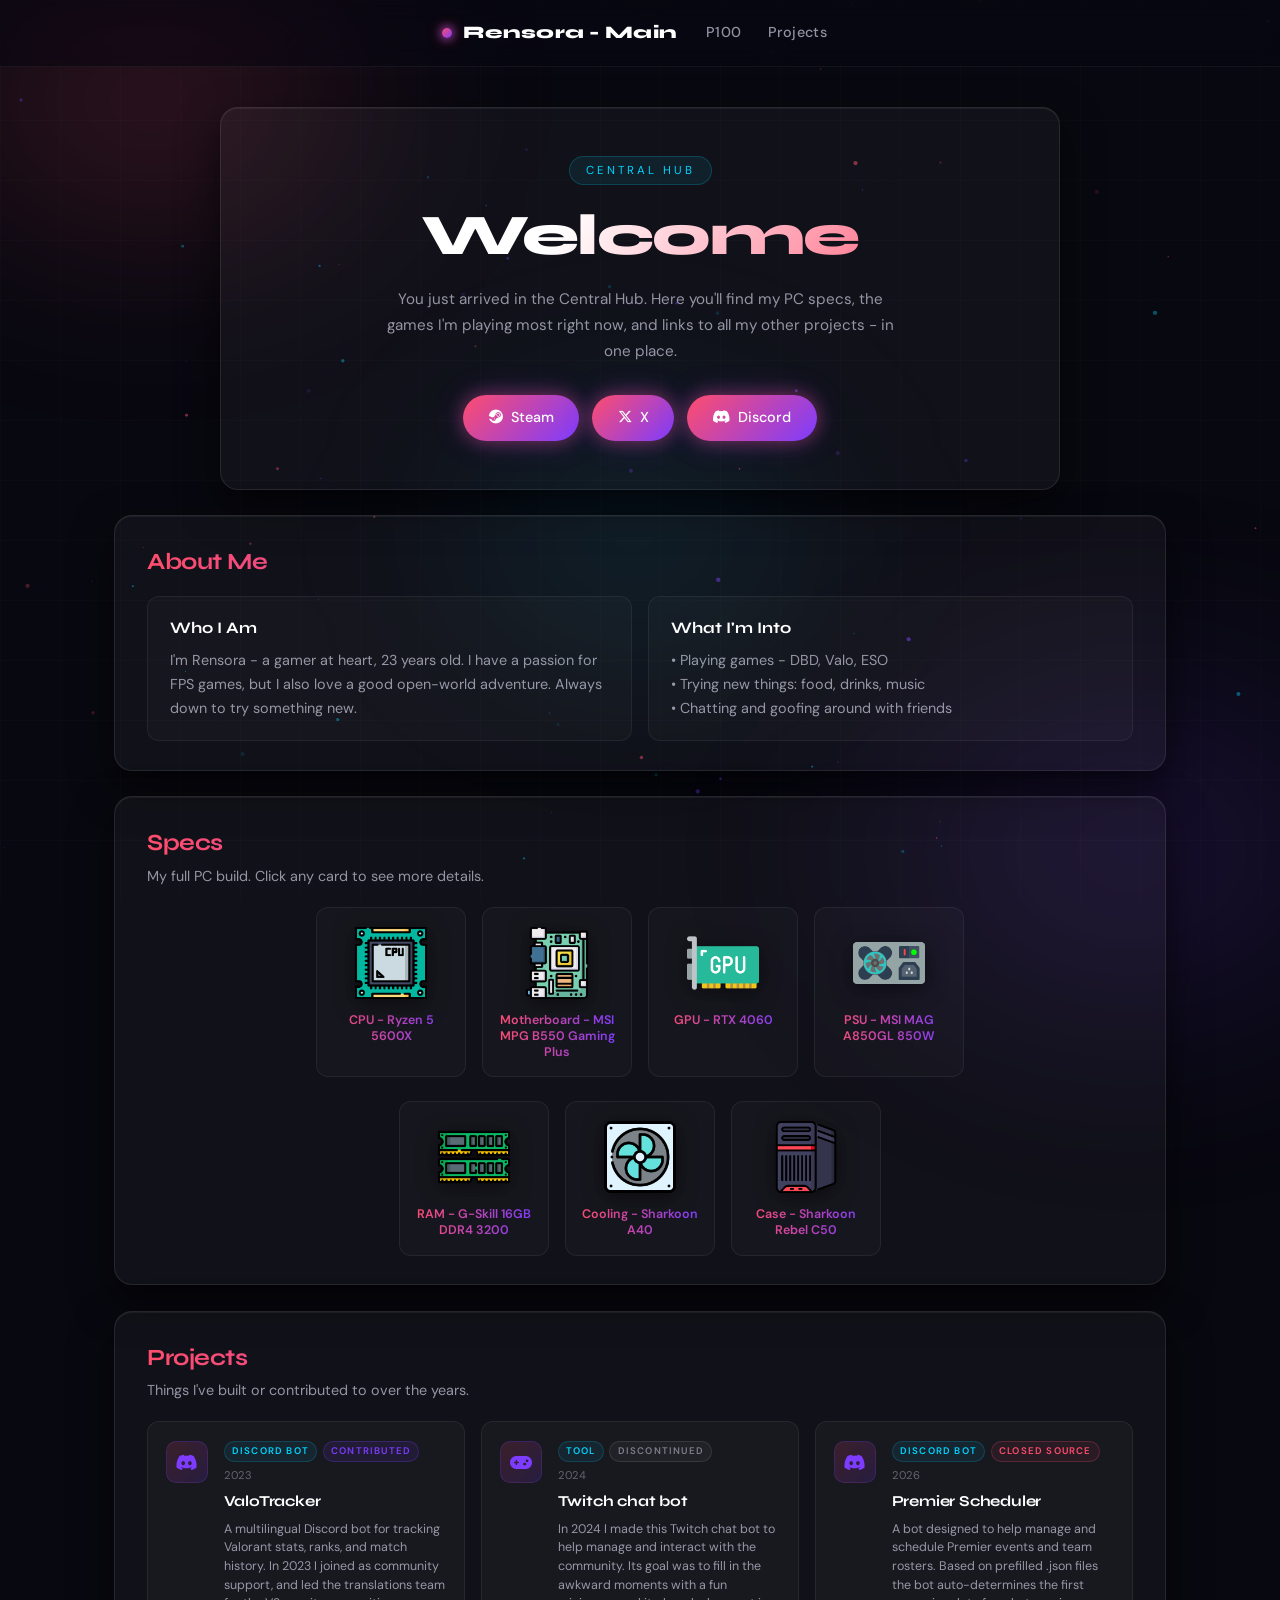
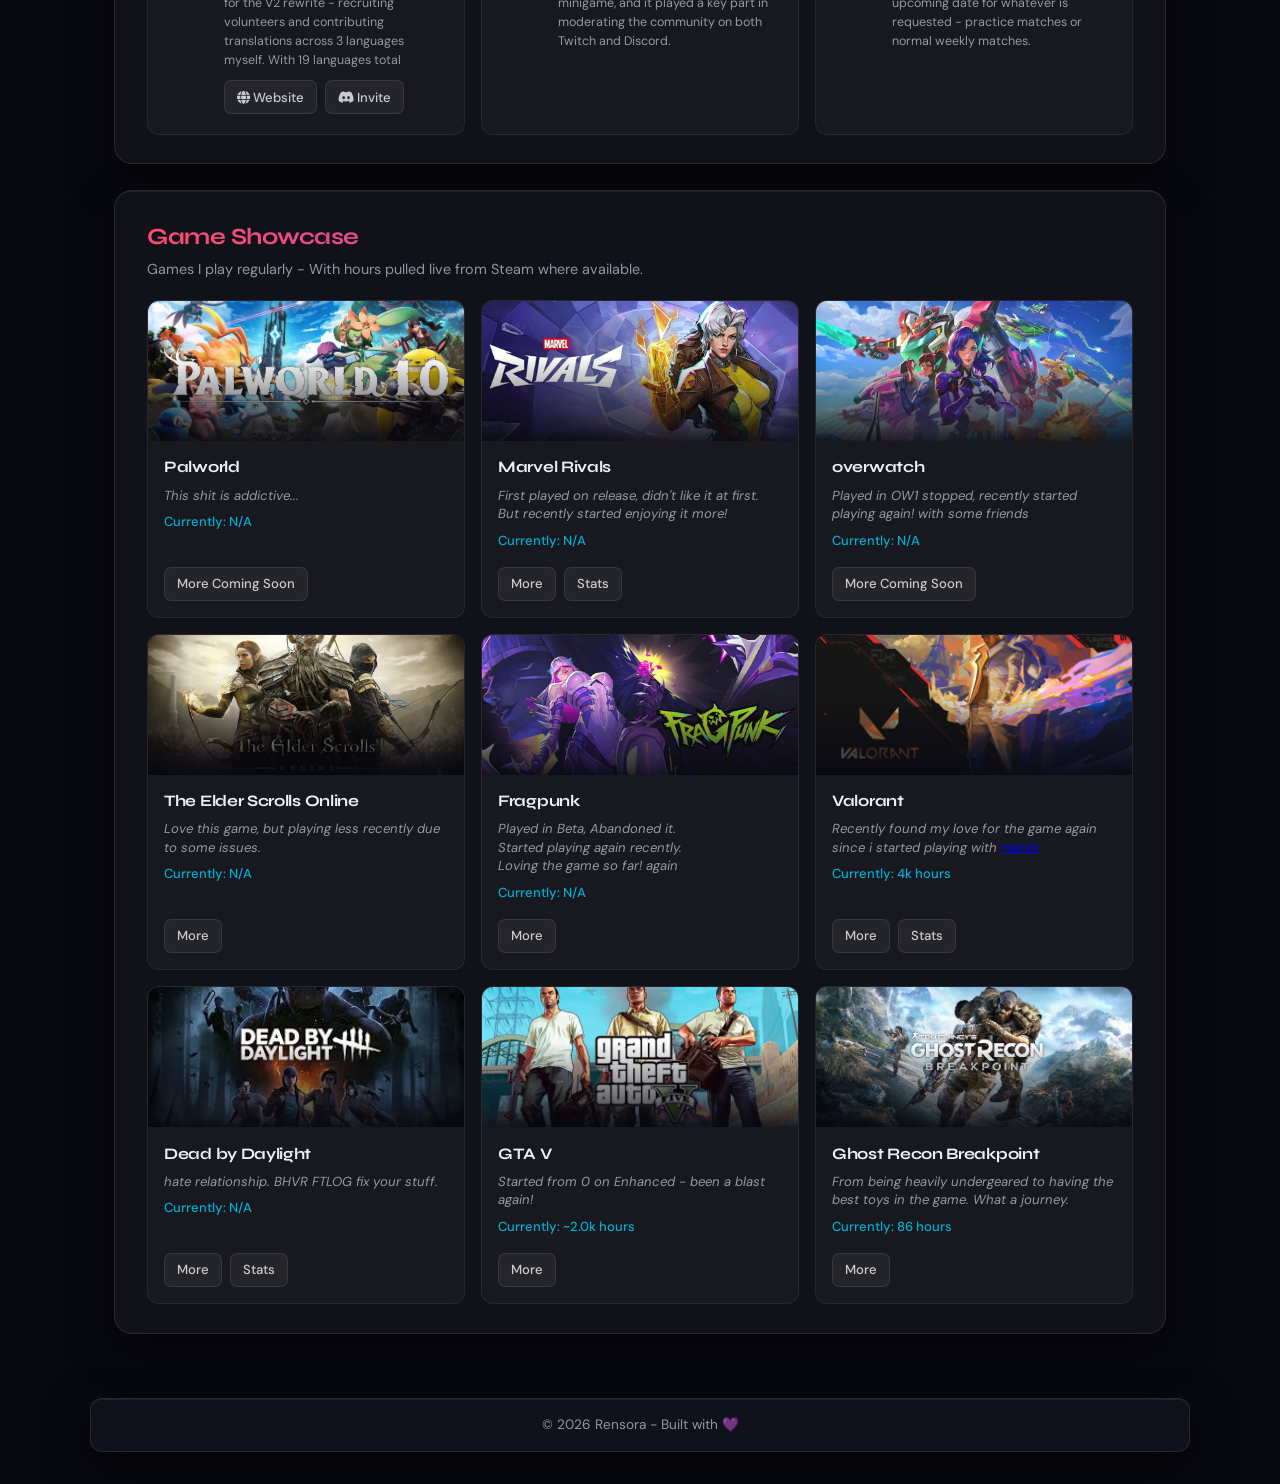
<file: index.html>
<!DOCTYPE html>
<html lang="en">
<head>
  <meta charset="utf-8" />
  <meta name="viewport" content="width=device-width,initial-scale=1" />
  <title>Rensora's Central Hub</title>
  <link rel="icon" type="image/x-icon" href="../assets/favicon.ico" />
  <link rel="preconnect" href="https://fonts.googleapis.com">
  <link rel="preconnect" href="https://fonts.gstatic.com" crossorigin>
  <link rel="stylesheet" href="styles/style.css" />
  <link href="https://fonts.googleapis.com/css2?family=Syne:wght@400;600;700;800&family=DM+Sans:ital,opsz,wght@0,9..40,300;0,9..40,400;0,9..40,500;1,9..40,300&display=swap" rel="stylesheet">
  <link rel="stylesheet" href="https://cdnjs.cloudflare.com/ajax/libs/font-awesome/6.5.0/css/all.min.css" crossorigin="anonymous" referrerpolicy="no-referrer" />

  <!-- General metadata -->
  <meta name="title" content="Rensora's Central Hub" />
  <meta name="description" content="All of Rensora's P100s, showcased in one place." />
  <meta name="author" content="Rensora" />
  <meta name="theme-color" content="#ff0055" />
  <meta name="robots" content="index, follow" />
  <meta property="og:type" content="website" />
  <meta property="og:title" content="Rensora's Central Hub" />
  <meta property="og:description" content="The central hub for all of Rensora's projects." />
  <meta property="og:image" content="https://i.imgur.com/4tS7i7T.jpeg" />
  <meta property="og:url" content="https://rensoraa.github.io" />
  <meta name="twitter:card" content="summary_large_image" />
</head>
<body>

  <!-- ── LOADER ── -->
  <div id="loader">
    <div class="loader-particles" id="loaderParticles"></div>
    <div class="loader-logo">Rensora</div>
    <div class="loader-bar-wrap">
      <div class="loader-bar"></div>
    </div>
    <div class="loader-text">Loading Hub</div>
  </div>

  <!-- ── BACKGROUND ── -->
  <div class="aurora aurora-1"></div>
  <div class="aurora aurora-2"></div>
  <div class="aurora aurora-3"></div>
  <div class="grid-overlay"></div>
  <canvas id="bg-canvas"></canvas>

  <!-- ── HEADER ── -->
  <header class="site-header">
    <div class="nav-inner">
      <a class="brand" href="index.html">
        <span class="brand-dot"></span>
        Rensora - Main
      </a>
      <nav class="menu">
        <a class="menu-link" href="p100">P100</a>
        <a class="menu-link" href="#projects">Projects</a>
      </nav>
    </div>
  </header>

  <!-- ── MAIN ── -->
  <main class="page-wrap">

    <!-- Hero -->
    <section class="hero">
      <div class="glass card-hero">
        <span class="hero-tag">Central Hub</span>
        <h1 class="glossy-title">Welcome</h1>
        <p class="desc">You just arrived in the Central Hub. Here you'll find my PC specs, the games I'm playing most right now, and links to all my other projects - in one place.</p>
        <div class="button-row">
          <a class="glow-btn link-btn" href="https://steamcommunity.com/id/rensora/" target="_blank" rel="noopener">
            <i class="fa-brands fa-steam"></i> Steam
          </a>
          <a class="glow-btn link-btn" href="https://x.com/Rensora__" target="_blank" rel="noopener">
            <i class="fa-brands fa-x-twitter"></i> X
          </a>
          <a class="glow-btn link-btn" href="https://discord.com/users/929521121475313804" target="_blank" rel="noopener">
            <i class="fa-brands fa-discord"></i> Discord
          </a>
        </div>
      </div>
    </section>

    <!-- About -->
    <section id="about" class="section">
      <div class="glass">
        <h2 class="section-title">About Me</h2>
        <div class="two-col">
          <div class="about-blob">
            <h3>Who I Am</h3>
            <p>I'm Rensora - a gamer at heart, 23 years old. I have a passion for FPS games, but I also love a good open-world adventure. Always down to try something new.</p>
          </div>
          <div class="about-blob">
            <h3>What I'm Into</h3>
            <p>• Playing games - DBD, Valo, ESO<br>• Trying new things: food, drinks, music<br>• Chatting and goofing around with friends</p>
          </div>
        </div>
      </div>
    </section>

    <!-- Specs -->
    <section id="specs" class="section">
      <div class="glass">
        <h2 class="section-title">Specs</h2>
        <p class="section-desc">My full PC build. Click any card to see more details.</p>

        <div class="specs-gallery">

          <!-- TOP ROW (4 items) -->
          <div class="spec-row top">

            <div class="spec-card">
                <img src="assets/specs/cpu.png" alt="Ryzen 5 5600X">
                <p>CPU - Ryzen 5 5600X</p>
              </a>
            </div>

            <div class="spec-card">
                <img src="assets/specs/motherboard.png" alt="MSI B550 Gaming Plus">
                <p>Motherboard - MSI MPG B550 Gaming Plus</p>
              </a>
            </div>

            <div class="spec-card">
                <img src="assets/specs/gpu.png" alt="RTX 4060">
                <p>GPU - RTX 4060</p>
              </a>
            </div>

            <div class="spec-card">
                <img src="assets/specs/psu.png" alt="MSI MAG A850GL">
                <p>PSU - MSI MAG A850GL 850W</p>
              </a>
            </div>

          </div>

          <!-- BOTTOM ROW (3 items centered under top width) -->
          <div class="spec-row bottom">

            <div class="spec-card">
                <img src="assets/specs/ram.png" alt="G-Skill RAM">
                <p>RAM - G-Skill 16GB DDR4 3200</p>
              </a>
            </div>

            <div class="spec-card">
                <img src="assets/specs/fan.png" alt="Sharkoon A40">
                <p>Cooling - Sharkoon A40</p>
              </a>
            </div>

            <div class="spec-card">
                <img src="assets/specs/case.png" alt="Sharkoon Rebel C50">
                <p>Case - Sharkoon Rebel C50</p>
              </a>
            </div>

          </div>

        </div>
      </div>
    </section>

    <!-- Projects -->
    <section id="projects" class="section">
      <div class="glass">
        <h2 class="section-title">Projects</h2>
        <p class="section-desc">Things I've built or contributed to over the years.</p>

        <div class="projects-grid">

          <!-- Project Card 1 — ValoTracker -->
          <article class="project-card">
            <div class="project-icon">
              <i class="fa-brands fa-discord"></i>
            </div>
            <div class="project-body">
              <div class="project-meta">
                <div class="project-tags">
                  <span class="project-tag">Discord bot</span>
                  <span class="project-tag tag-contributed">Contributed</span>
                </div>
                <span class="project-year">2023</span>
              </div>
              <h3>ValoTracker</h3>
              <p>A multilingual Discord bot for tracking Valorant stats, ranks, and match history. In 2023 I joined as community support, and led the translations team for the V2 rewrite - recruiting volunteers and contributing translations across 3 languages myself. With 19 languages total</p>
              <div class="project-actions">
                <a class="mini-btn" href="https://valotracker.com/" target="_blank" rel="noopener"><i class="fa-solid fa-globe"></i> Website</a>
                <a class="mini-btn" href="https://valotracker.com/invite" target="_blank" rel="noopener"><i class="fa-brands fa-discord"></i> Invite</a>
              </div>
            </div>
          </article>

          <!-- Project Card 2 — Twitch chat bot -->
          <article class="project-card">
            <div class="project-icon">
              <i class="fa-solid fa-gamepad"></i>
            </div>
            <div class="project-body">
              <div class="project-meta">
                <div class="project-tags">
                  <span class="project-tag">Tool</span>
                  <span class="project-tag tag-discontinued">Discontinued</span>
                </div>
                <span class="project-year">2024</span>
              </div>
              <h3>Twitch chat bot</h3>
              <p>In 2024 I made this Twitch chat bot to help manage and interact with the community. Its goal was to fill in the awkward moments with a fun minigame, and it played a key part in moderating the community on both Twitch and Discord.</p>
              <div class="project-actions" style="min-height: 2rem;"></div>
            </div>
          </article>

          <!-- Project Card 3 — Premier Scheduler -->
          <article class="project-card">
            <div class="project-icon">
              <i class="fa-brands fa-discord"></i>
            </div>
            <div class="project-body">
              <div class="project-meta">
                <div class="project-tags">
                  <span class="project-tag">Discord bot</span>
                  <span class="project-tag tag-closed">Closed source</span>
                </div>
                <span class="project-year">2026</span>
              </div>
              <h3>Premier Scheduler</h3>
              <p>A bot designed to help manage and schedule Premier events and team rosters. Based on prefilled .json files the bot auto-determines the first upcoming date for whatever is requested - practice matches or normal weekly matches.</p>
              <div class="project-actions" style="min-height: 2rem;"></div>
            </div>
          </article>

        </div>
      </div>
    </section>

    <!-- Games -->
    <section id="games" class="section">
      <div class="glass">
        <h2 class="section-title">Game Showcase</h2>
        <p class="section-desc">Games I play regularly - With hours pulled live from Steam where available.</p>
        <div class="grid-cards">

          <article class="game-card" data-appid="1623730">
            <div class="card-thumb" style="background-image:url('assets/Game-Cards/palworld.jpg');"></div>
            <div class="card-body">
              <h3>Palworld</h3>
              <i>This shit is addictive...</i>
              <p class="playtime">Loading...</p>
              <div class="card-actions">
                <a class="mini-btn" href="#games">More Coming Soon</a>
              </div>
            </div>
          </article>

          <article class="game-card" data-appid="2767030">
            <div class="card-thumb" style="background-image:url('assets/Game-Cards/rivals.jpg');"></div>
            <div class="card-body">
              <h3>Marvel Rivals</h3>
              <i>First played on release, didn't like it at first. But recently started enjoying it more!</i>
              <p class="playtime">Loading...</p>
              <div class="card-actions">
                <a class="mini-btn" href="/games/Marvel-Rivals/">More</a>
                <a class="mini-btn" href="https://tracker.gg/marvel-rivals/profile/ign/Rensora/overview">Stats</a>
              </div>
            </div>
          </article>

          <article class="game-card" data-appid="	2357570">
            <div class="card-thumb" style="background-image:url('assets/Game-Cards/S24_Thumbnail.webp');"></div>
            <div class="card-body">
              <h3>overwatch</h3>
              <i>Played in OW1 stopped, recently started playing again! with some friends</i>
              <p class="playtime">Loading...</p>
              <div class="card-actions">
                <a class="mini-btn" href="#games">More Coming Soon</a>
              </div>
            </div>
          </article>

          <article class="game-card" data-appid="306130">
            <div class="card-thumb" style="background-image:url('assets/Game-Cards/teso.jpg');"></div>
            <div class="card-body">
              <h3>The Elder Scrolls Online</h3>
              <i>Love this game, but playing less recently due to some issues.</i>
              <p class="playtime">Loading...</p>
              <div class="card-actions">
                <a class="mini-btn" href="/games/The-Elder-Scrolls-Online/">More</a>
              </div>
            </div>
          </article>

          <article class="game-card" data-appid="2943650">
            <div class="card-thumb" style="background-image:url('assets/Game-Cards/fragpunk.jpg');"></div>
            <div class="card-body">
              <h3>Fragpunk</h3>
              <i>Played in Beta, Abandoned it.<br>Started playing again recently.<br>Loving the game so far! again</i>
              <p class="playtime">Loading...</p>
              <div class="card-actions">
                <a class="mini-btn" href="/games/Fragpunk/">More</a>
              </div>
            </div>
          </article>

          <article class="game-card">
            <div class="card-thumb" style="background-image:url('assets/Game-Cards/val.jpg');"></div>
            <div class="card-body">
              <h3>Valorant</h3>
              <i>Recently found my love for the game again since i started playing with <a href="https://kjxgaming.rensora.online" target="_blank" rel="noopener">Habibi</a></i>
              <p>Currently: 4k hours</p>
              <div class="card-actions">
                <a class="mini-btn" href="/games/Valorant/">More</a>
                <a class="mini-btn" href="/games/Valorant/stats.html">Stats</a>
              </div>
            </div>
          </article>

          <article class="game-card" data-appid="381210">
            <div class="card-thumb" style="background-image:url('assets/Game-Cards/dbd.jpg');"></div>
            <div class="card-body">
              <h3>Dead by Daylight</h3>
              <i>hate relationship. BHVR FTLOG fix your stuff.</i>
              <p class="playtime">Loading...</p>
              <div class="card-actions">
                <a class="mini-btn" href="/games/Dead-by-Daylight/">More</a>
                <a class="mini-btn" href="https://deadbystats.eu/profile/rensora">Stats</a>
              </div>
            </div>
          </article>

          <article class="game-card">
            <div class="card-thumb" style="background-image:url('assets/Game-Cards/gtav.jpg');"></div>
            <div class="card-body">
              <h3>GTA V</h3>
              <i>Started from 0 on Enhanced - been a blast again!</i>
              <p>Currently: ~2.0k hours</p>
              <div class="card-actions">
                <a class="mini-btn" href="/games/GTAV/">More</a>
              </div>
            </div>
          </article>

          <article class="game-card">
            <div class="card-thumb" style="background-image:url('assets/Game-Cards/Ghost-Recon-Breakpoint.png');"></div>
            <div class="card-body">
              <h3>Ghost Recon Breakpoint</h3>
              <i>From being heavily undergeared to having the best toys in the game. What a journey.</i>
              <p>Currently: 86 hours</p>
              <div class="card-actions">
                <a class="mini-btn" href="/games/Ghost-Recon-Breakpoint/">More</a>
              </div>
            </div>
          </article>

        </div>
      </div>
    </section>

  </main>

  <footer class="site-footer">
    <div class="glass footer-inner">
      <p>© <span id="year"></span> Rensora - Built with 💜</p>
    </div>
  </footer>

  <script>
    document.getElementById('year').textContent = new Date().getFullYear();

    /* ── LOADER PARTICLES ── */
    const container = document.getElementById('loaderParticles');
    const colors = ['#ff4d6d','#7d3cff','#00d4ff'];
    for (let i = 0; i < 30; i++) {
      const el = document.createElement('div');
      el.className = 'lp';
      const size = Math.random() * 6 + 2;
      el.style.cssText = `
        width: ${size}px;
        height: ${size}px;
        left: ${Math.random() * 100}%;
        background: ${colors[Math.floor(Math.random() * colors.length)]};
        animation-duration: ${Math.random() * 4 + 3}s;
        animation-delay: ${Math.random() * 3}s;
        filter: blur(${size > 5 ? 1 : 0}px);
      `;
      container.appendChild(el);
    }

    /* ── DISMISS LOADER ── */
    window.addEventListener('load', () => {
      setTimeout(() => {
        document.getElementById('loader').classList.add('fade-out');
      }, 2000);
    });

    /* ── PARTICLE CANVAS BACKGROUND ── */
    const canvas = document.getElementById('bg-canvas');
    const ctx = canvas.getContext('2d');
    let W, H, particles = [];

    function resize() {
      W = canvas.width  = window.innerWidth;
      H = canvas.height = window.innerHeight;
    }
    resize();
    window.addEventListener('resize', resize);

    const PARTICLE_COUNT = 70;
    const COLORS = ['rgba(255,77,109,', 'rgba(125,60,255,', 'rgba(0,212,255,'];

    for (let i = 0; i < PARTICLE_COUNT; i++) {
      particles.push({
        x:  Math.random() * window.innerWidth,
        y:  Math.random() * window.innerHeight,
        vx: (Math.random() - 0.5) * 0.4,
        vy: (Math.random() - 0.5) * 0.4,
        r:  Math.random() * 1.8 + 0.4,
        c:  COLORS[Math.floor(Math.random() * COLORS.length)],
        a:  Math.random() * 0.5 + 0.1,
      });
    }

    function drawParticles() {
      ctx.clearRect(0, 0, W, H);
      for (let i = 0; i < particles.length; i++) {
        for (let j = i + 1; j < particles.length; j++) {
          const dx = particles[i].x - particles[j].x;
          const dy = particles[i].y - particles[j].y;
          const dist = Math.sqrt(dx * dx + dy * dy);
          if (dist < 120) {
            ctx.beginPath();
            ctx.moveTo(particles[i].x, particles[i].y);
            ctx.lineTo(particles[j].x, particles[j].y);
            ctx.strokeStyle = `rgba(125,60,255,${(1 - dist / 120) * 0.07})`;
            ctx.lineWidth = 0.5;
            ctx.stroke();
          }
        }
      }
      for (const p of particles) {
        ctx.beginPath();
        ctx.arc(p.x, p.y, p.r, 0, Math.PI * 2);
        ctx.fillStyle = p.c + p.a + ')';
        ctx.fill();
        p.x += p.vx;
        p.y += p.vy;
        if (p.x < 0) p.x = W;
        if (p.x > W) p.x = 0;
        if (p.y < 0) p.y = H;
        if (p.y > H) p.y = 0;
      }
      requestAnimationFrame(drawParticles);
    }
    drawParticles();

    /* ── PLAYTIME FETCH ── */
    function formatHours(h) {
      if (h === 'N/A') return 'N/A';
      return h >= 1000 ? (h / 1000).toFixed(1) + 'k' : h;
    }

    document.querySelectorAll('.game-card[data-appid]').forEach(async card => {
      const appid = card.getAttribute('data-appid');
      const pTag  = card.querySelector('p');
      if (!appid || !pTag) return;
      try {
        const res  = await fetch(`https://games-api.itsnielsje.workers.dev/?appid=${appid}`);
        const data = await res.json();
        pTag.textContent = `Currently: ${formatHours(data.playtime)} hours`;
      } catch {
        pTag.textContent = 'Currently: N/A';
      }
    });
  </script>
</body>
</html>
</file>
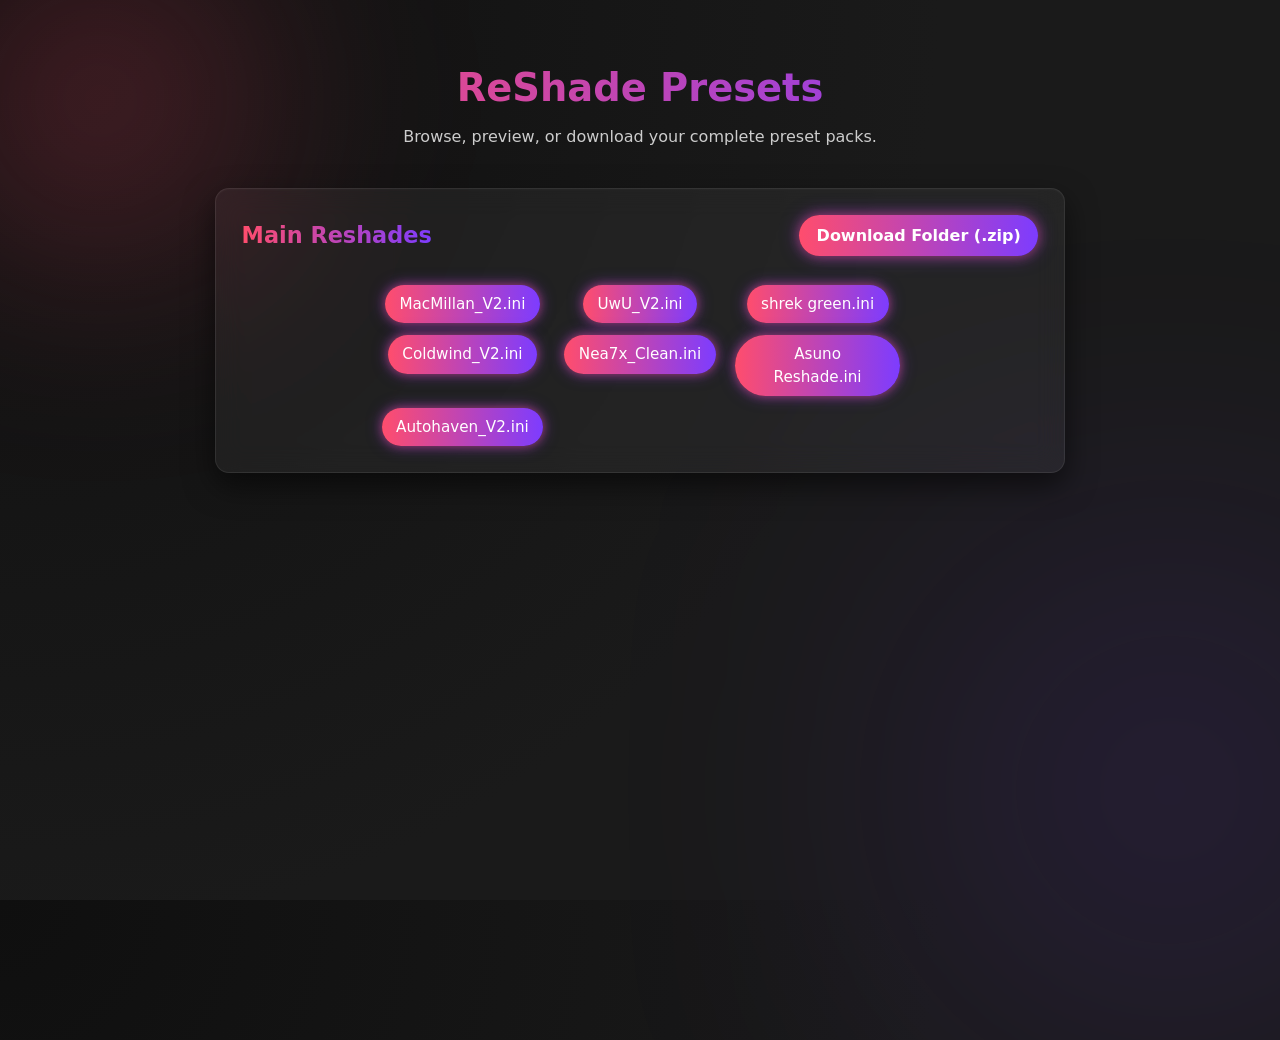
<file: reshade/index.html>
<!DOCTYPE html>
<html lang="en">
<head>
    <meta charset="UTF-8" />
    <meta name="viewport" content="width=device-width, initial-scale=1.0" />
    <title>ReShade Presets</title>
    <link rel="icon" type="image/x-icon" href="../assets/favicon.ico" />
    <link rel="stylesheet" href="styles.css" />
</head>

<body>
    <div class="stars"></div>
    <div class="stars2"></div>
    <div class="stars3"></div>

    <div class="container">
        <h1 class="glossy-title">ReShade Presets</h1>
        <p class="sub">Browse, preview, or download your complete preset packs.</p>

        <!-- Folder: Main Reshades -->
        <div class="glass folder">
            <div class="folder-header">
                <h2 class="folder-title">Main Reshades</h2>
                <a class="zip-btn" href="../reshade/ZIP/Main-Presets.zip" download>Download Folder (.zip)</a>
            </div>
            <ul class="file-list">
                <li><a href="Main presets/01.KL.MacMillan_v2.ini">MacMillan_V2.ini</a></li>
                <li><a href="Main presets/20.KL.UwU.ini">UwU_V2.ini</a></li>
                </li><li><a href="Main presets/shrek green.ini">shrek green.ini</a></li>
                <li><a href="Main presets/02.KL.Coldwind_v2.ini">Coldwind_V2.ini</a></li>
                <li><a href="Main presets/Nea7x_Clean.ini">Nea7x_Clean.ini</a></li>
                <li><a href="Main presets/Asuno Reshade.ini">Asuno Reshade.ini</a></li>
                <li><a href="Main presets/03.KL.Autohaven_v2.ini">Autohaven_V2.ini</a></li>
            </ul>
        </div>

    </div>
</body>
</html>
</file>
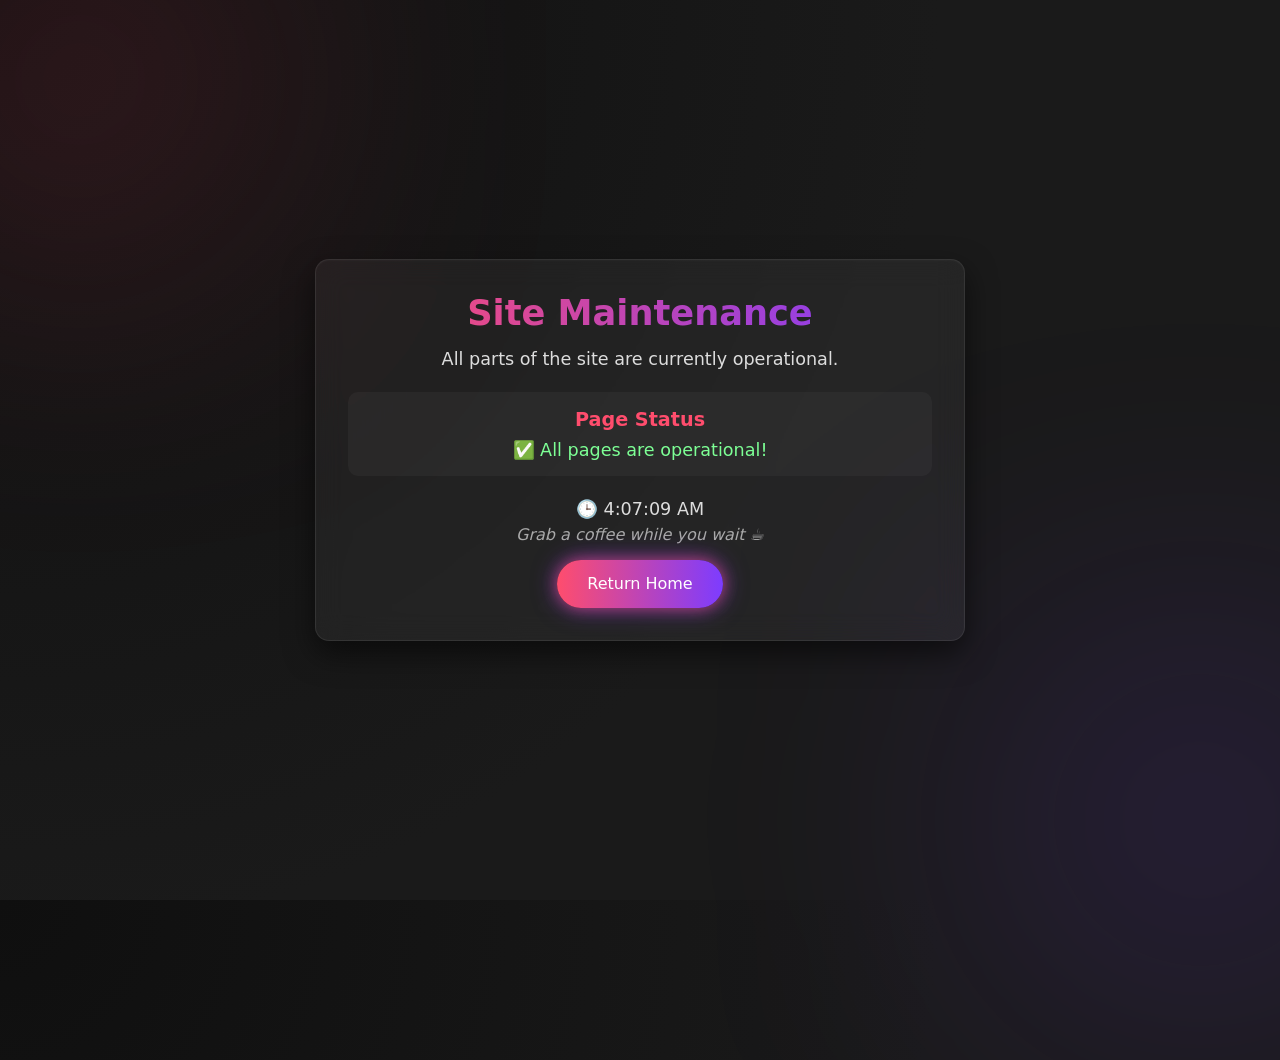
<file: Status/index.html>
<!DOCTYPE html>
<html lang="en">
<head>
  <meta charset="UTF-8">
  <meta name="viewport" content="width=device-width, initial-scale=1.0">
  <title>Maintenance</title>
  <link rel="stylesheet" href="status.css">
  <link rel="icon" type="image/x-icon" href="favicon.ico">
</head>
<body>
  <div class="container">
    <h1 class="glossy-title"> Site Maintenance </h1>
    <p class="desc">All parts of the site are currently operational.</p>

    <!-- Adaptive page list -->
    <div id="status-box" class="glass-sub">
      <h2 class="sub-title">Page Status</h2>
      <ul id="down-list" class="status-list"></ul>
      <p id="all-clear" class="all-clear">✅ All pages are operational!</p>
    </div>

    <!-- Gimmicks -->
    <div class="fun-box">
      <p id="clock" class="clock"></p>
      <p id="tip" class="tip"></p>
    </div>

    <div class="button-row">
      <a href="/" class="glow-btn">Return Home</a>
    </div>
  </div>

  <script>
    // Config: list of unavailable pages
    const unavailablePages = [
  
      // Nothing is down atm
    ];

    const downList = document.getElementById("down-list");
    const allClear = document.getElementById("all-clear");

    if (unavailablePages.length > 0) {
      allClear.style.display = "none";
      unavailablePages.forEach(page => {
        const li = document.createElement("li");
        li.textContent = `❌ ${page} is currently down`;
        downList.appendChild(li);
      });
    } else {
      downList.style.display = "none";
    }

    // Clock
    function updateClock() {
      const now = new Date();
      document.getElementById("clock").textContent =
        "🕒 " + now.toLocaleTimeString();
    }
    setInterval(updateClock, 1000);
    updateClock();

    // Rotating tips
    const tips = [
  "Grab a coffee while you wait ☕",
  "Remember to stretch! 🧘",
  "Have you touched grass today? 🌱",
  "Good things take time ⏳",
  "Pro tip: survivors can crouch to hide their scratch marks 😉",
  "Time for a quick snack run 🍕",
  "Hydrate or diedrate 💧",
  "Check your posture! 🪑",
  "Perfect chance to queue up a song 🎶",
  "Patience is a hidden achievement 🏆",
  "Maybe it’s time for a power nap 😴",
  "Tell a friend you appreciate them 💌",
  "Update your Steam backlog — or at least pretend to 🎮",
  "Breathe in… breathe out 🌬️",
  "The Entity approves of waiting 🕷️",
  "Imagine how clean your desk could be right now 🧹",
  "Good excuse to grab some sunlight ☀️",
  "Lag is just temporary… style is forever 😎",
  "One does not simply rush maintenance 🧙",
  "Queue times prepared you for this moment 🎲",
  "Now’s the time to check your phone 🔔",
  "Staring contest with your monitor 👀",
  "Your snack stash misses you 🍫",
  "Think about your next build 🛠️",
  "Daydreaming is free 💭",
  "Your water bottle is calling 💦",
  "Stretch those wrists ⌨️",
  "A great time to pet your cat 🐱",
  "Or walk the dog 🐶",
  "Maybe check your to-do list ✅",
  "Remember that thing you forgot earlier? Yeah, that. 🤔",
  "Perfect time to adjust your headset 🎧",
  "Deep breaths, gamer 🫁",
  "Imagine your perfect lobby 🎯",
  "Maintenance today, fun tomorrow 🎉",
  "Your chair could use a spin 🌀",
  "Check if your mic is muted 🎙️",
  "This is basically a mini loading screen ⏲️",
  "Waiting builds character 🧩",
  "Consider organizing your desktop 🗂️",
  "The Entity whispers: 'soon' 👻",
  "Pretend this is a cutscene 🎥",
  "Achievements don’t unlock themselves 🏅",
  "Waiting = XP in patience 📈"
];

    let tipIndex = 0;
    function updateTip() {
      document.getElementById("tip").textContent = tips[tipIndex];
      tipIndex = (tipIndex + 1) % tips.length;
    }
    setInterval(updateTip, 4000);
    updateTip();
  </script>
</body>
</html>
</file>
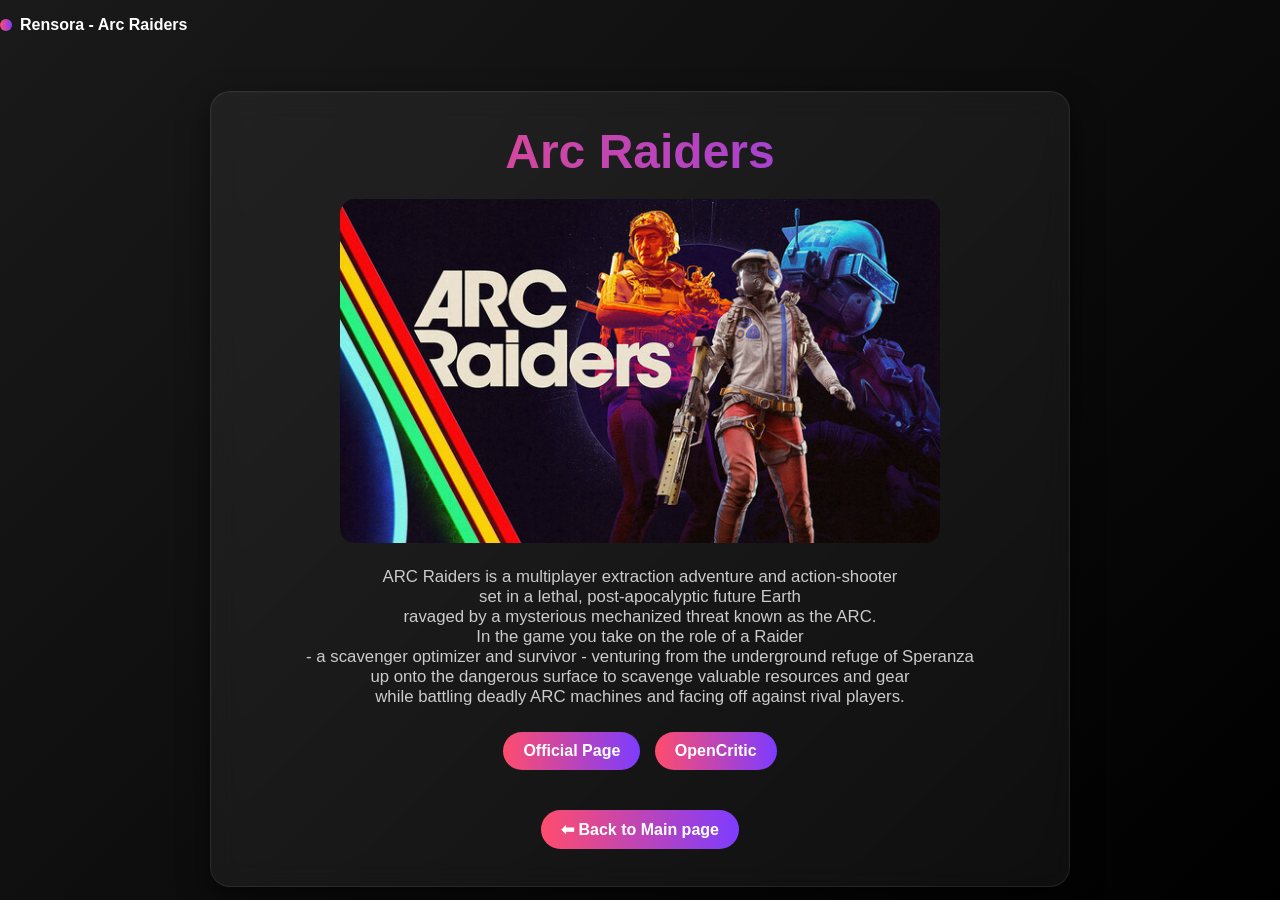
<file: games/Arc-Raiders/index.html>
<!DOCTYPE html>
<html lang="en">
<head>
  <meta charset="UTF-8">
  <meta name="viewport" content="width=device-width, initial-scale=1.0">
  <title>Arc Raiders</title>
  <link rel="stylesheet" href="styles.css">
  <link rel="icon" type="image/x-icon" href="../../assets/favicon.ico"/>
</head>
<body>
  <header class="site-header">
    <div class="nav-inner">
      <a class="brand" href="../../index.html">
        <span class="brand-dot"></span>
        Rensora - Arc Raiders
      </a>
    </div>
  </header>

  <main class="container">
    <section class="game-hero glass">
      <h1 class="glossy-title">Arc Raiders</h1>
      <img src="/assets/Game-Cards/arcraiders.jpg" alt="Arc Raiders" class="game-image">
      <p class="game-desc">
       ARC Raiders is a multiplayer extraction adventure and action-shooter<br>set in a lethal, post-apocalyptic future Earth<br>ravaged by a mysterious mechanized threat known as the ARC.<br>In the game you take on the role of a Raider<br> - a scavenger optimizer and survivor - venturing from the underground refuge of Speranza<br>up onto the dangerous surface to scavenge valuable resources and gear<br>while battling deadly ARC machines and facing off against rival players. </p>

      <div class="game-buttons">
        <a href="https://arcraiders.com/" target="_blank" class="glow-btn link-btn">Official Page</a>
        <a href="https://opencritic.com/game/19023/arc-raiders" target="_blank" class="glow-btn link-btn">OpenCritic</a>
      </div>

      <div class="back-row">
        <a href="https://rensoraa.github.io/" class="glow-btn link-btn">⬅ Back to Main page</a>
      </div>
    </section>
  </main>
</body>
</html>
</file>
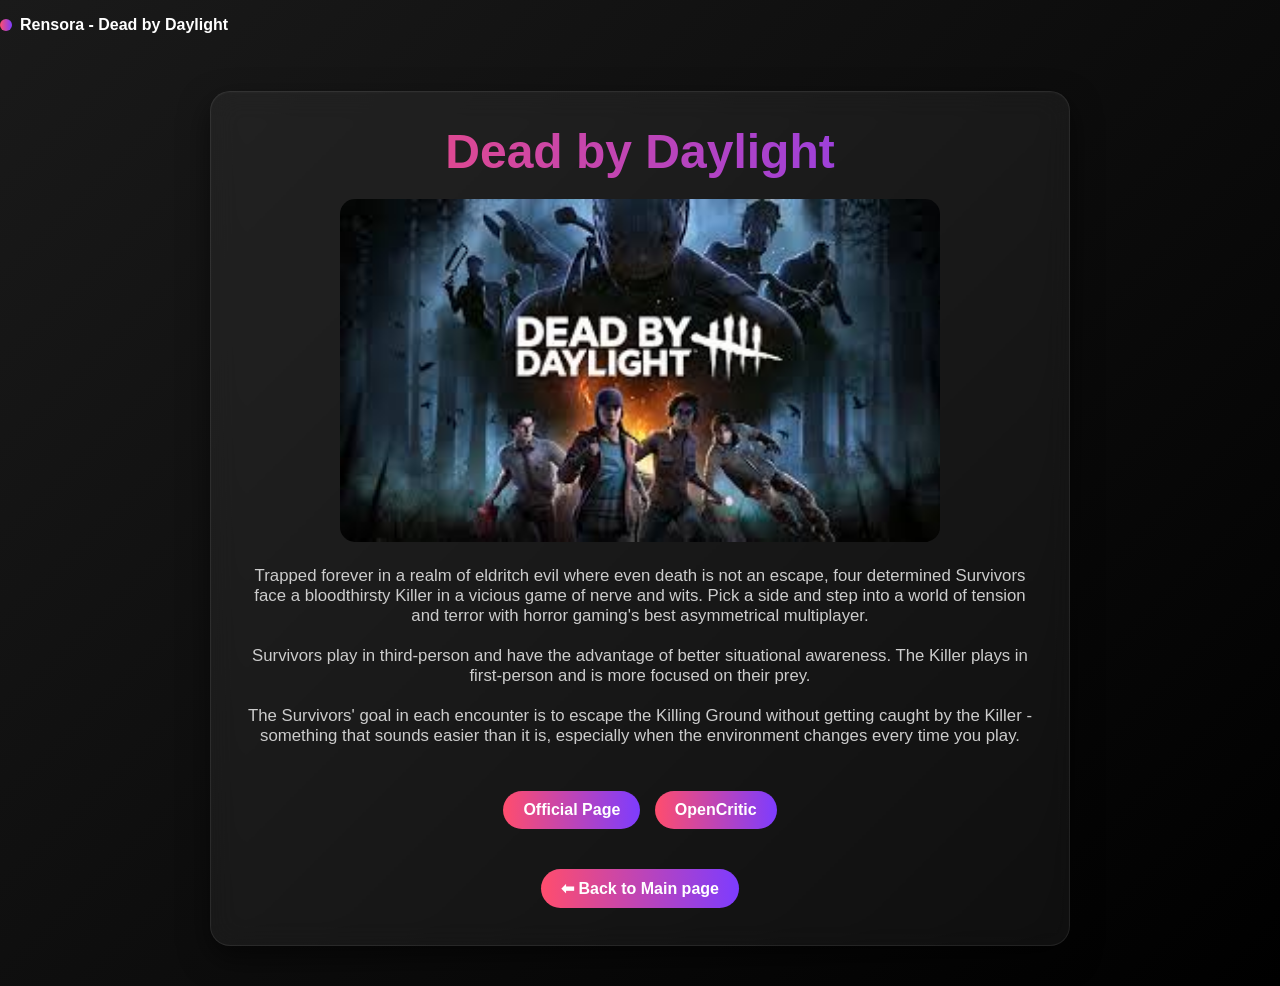
<file: games/Dead-by-Daylight/index.html>
<!DOCTYPE html>
<html lang="en">
<head>
  <meta charset="UTF-8">
  <meta name="viewport" content="width=device-width, initial-scale=1.0">
  <title>Dead by Daylight</title>
  <link rel="stylesheet" href="styles.css">
  <link rel="icon" type="image/x-icon" href="../../assets/favicon.ico"/>
</head>
<body>
  <header class="site-header">
    <div class="nav-inner">
      <a class="brand" href="../../index.html">
        <span class="brand-dot"></span>
        Rensora - Dead by Daylight
      </a>
    </div>
  </header>

  <main class="container">
    <section class="game-hero glass">
      <h1 class="glossy-title">Dead by Daylight</h1>
      <img src="dbd.jpg" alt="Dead by Daylight" class="game-image">
      <p class="game-desc">
        Trapped forever in a realm of eldritch evil where even death is not an escape, four determined Survivors face a bloodthirsty Killer in a vicious game of nerve and wits. Pick a side and step into a world of tension and terror with horror gaming's best asymmetrical multiplayer.<br><br>Survivors play in third-person and have the advantage of better situational awareness. The Killer plays in first-person and is more focused on their prey.<br><br>The Survivors' goal in each encounter is to escape the Killing Ground without getting caught by the Killer - something that sounds easier than it is, especially when the environment changes every time you play.
<br><br>    </p>

      <div class="game-buttons">
        <a href="https://deadbydaylight.com/" target="_blank" class="glow-btn link-btn">Official Page</a>
        <a href="https://opencritic.com/game/2844/dead-by-daylight" target="_blank" class="glow-btn link-btn">OpenCritic</a>
      </div>

      <div class="back-row">
        <a href="https://rensoraa.github.io/" class="glow-btn link-btn">⬅ Back to Main page</a>
      </div>
    </section>
  </main>
</body>
</html>
</file>
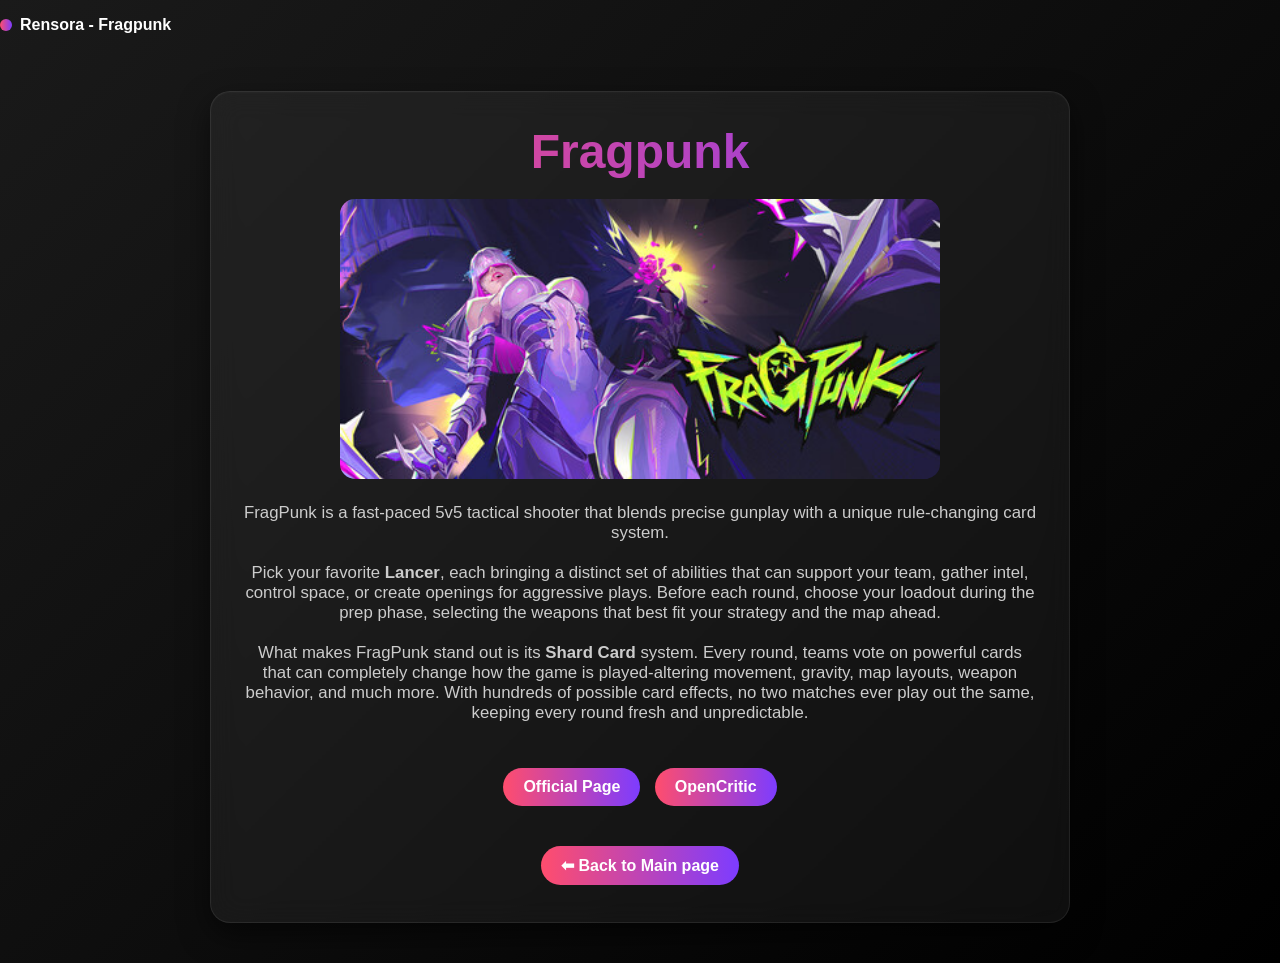
<file: games/Fragpunk/index.html>
<!DOCTYPE html>
<html lang="en">
<head>
  <meta charset="UTF-8">
  <meta name="viewport" content="width=device-width, initial-scale=1.0">
  <title>Fragpunk</title>
  <link rel="stylesheet" href="style.css">
  <link rel="icon" type="image/x-icon" href="../../assets/favicon.ico"/>
</head>
<body>
  <header class="site-header">
    <div class="nav-inner">
      <a class="brand" href="../../index.html">
        <span class="brand-dot"></span>
        Rensora - Fragpunk
      </a>
    </div>
  </header>

  <main class="container">
    <section class="game-hero glass">
      <h1 class="glossy-title">Fragpunk</h1>
      <img src="fragpunk.jpg" alt="Fragpunk" class="game-image">
      <p class="game-desc">
        FragPunk is a fast-paced 5v5 tactical shooter that blends precise gunplay with a unique rule-changing card system.<br><br>Pick your favorite <b>Lancer</b>, each bringing a distinct set of abilities that can support your team, gather intel, control space, or create openings for aggressive plays. Before each round, choose your loadout during the prep phase, selecting the weapons that best fit your strategy and the map ahead.<br><br>What makes FragPunk stand out is its <b>Shard Card</b> system. Every round, teams vote on powerful cards that can completely change how the game is played-altering movement, gravity, map layouts, weapon behavior, and much more. With hundreds of possible card effects, no two matches ever play out the same, keeping every round fresh and unpredictable.
<br><br>    </p>

      <div class="game-buttons">
        <a href="https://fragpunk.com/" target="_blank" class="glow-btn link-btn">Official Page</a>
        <a href="https://opencritic.com/game/17883/fragpunk" target="_blank" class="glow-btn link-btn">OpenCritic</a>
      </div>

      <div class="back-row">
        <a href="https://rensoraa.github.io/" class="glow-btn link-btn">⬅ Back to Main page</a>
      </div>
    </section>
  </main>
</body>
</html>
</file>
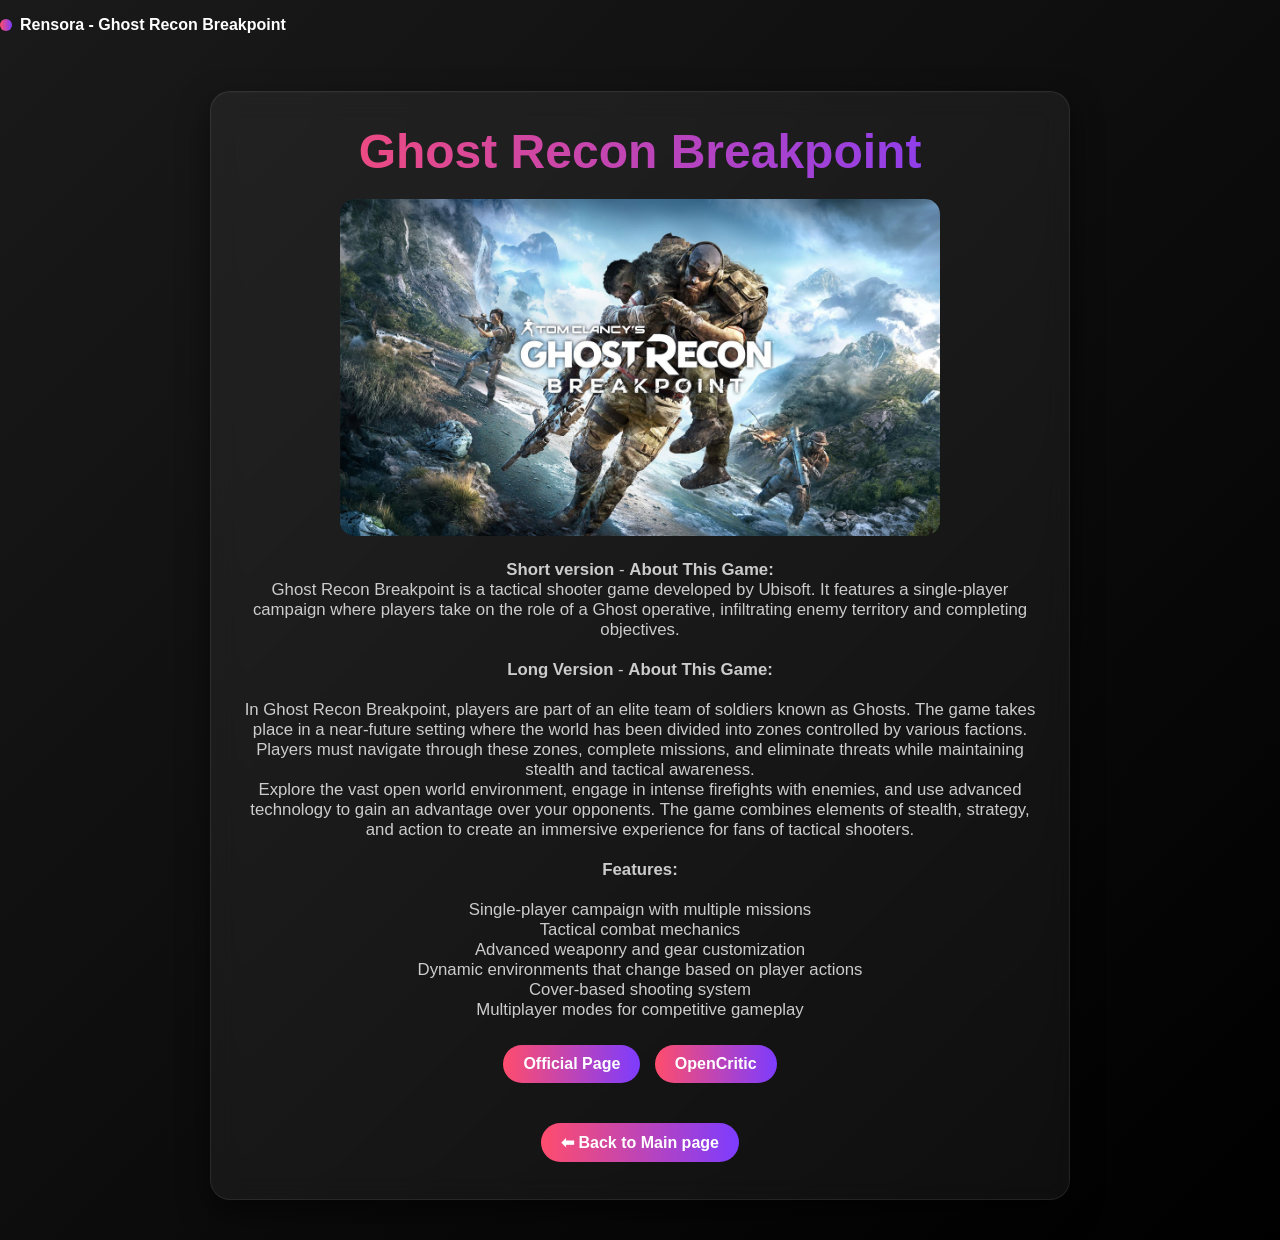
<file: games/Ghost-Recon-Breakpoint/index.html>
<!DOCTYPE html>
<html lang="en">
<head>
  <meta charset="UTF-8">
  <meta name="viewport" content="width=device-width, initial-scale=1.0">
  <title>Ghost Recon Breakpoint</title>
  <link rel="stylesheet" href="styles.css">
  <link rel="icon" type="image/x-icon" href="../../assets/favicon.ico"/>
</head>
<body>
  <header class="site-header">
    <div class="nav-inner">
      <a class="brand" href="../../index.html">
        <span class="brand-dot"></span>
        Rensora - Ghost Recon Breakpoint
      </a>
    </div>
  </header>

  <main class="container">
    <section class="game-hero glass">
      <h1 class="glossy-title">Ghost Recon Breakpoint</h1>
      <img src="/assets/Game-Cards/Ghost-Recon-Breakpoint.png" alt="Ghost Recon Breakpoint" class="game-image">
      <p class="game-desc">
        <strong>Short version</strong> - <strong>About This Game:</strong><br>Ghost Recon Breakpoint is a tactical shooter game developed by Ubisoft. It features a single-player campaign where players take on the role of a Ghost operative, infiltrating enemy territory and completing objectives.<br><br><strong>Long Version</strong> - <strong>About This Game:</strong><br><br>In Ghost Recon Breakpoint, players are part of an elite team of soldiers known as Ghosts. The game takes place in a near-future setting where the world has been divided into zones controlled by various factions. Players must navigate through these zones, complete missions, and eliminate threats while maintaining stealth and tactical awareness.<br>Explore the vast open world environment, engage in intense firefights with enemies, and use advanced technology to gain an advantage over your opponents. The game combines elements of stealth, strategy, and action to create an immersive experience for fans of tactical shooters.<br><br><strong>Features:</strong><br><br>Single-player campaign with multiple missions<br>Tactical combat mechanics<br>Advanced weaponry and gear customization<br>Dynamic environments that change based on player actions<br>Cover-based shooting system<br>Multiplayer modes for competitive gameplay
      </p>

      <div class="game-buttons">
        <a href="https://store.ubisoft.com/nl/tom-clancy-s-ghost-recon-breakpoint/5cc81f5f6b54a4cd3c0e9cfd.html" target="_blank" class="glow-btn link-btn">Official Page</a>
        <a href="https://opencritic.com/game/7884/tom-clancys-ghost-recon-breakpoint" target="_blank" class="glow-btn link-btn">OpenCritic</a>
      </div>

      <div class="back-row">
        <a href="https://rensoraa.github.io/" class="glow-btn link-btn">⬅ Back to Main page</a>
      </div>
    </section>
  </main>
</body>
</html>
</file>
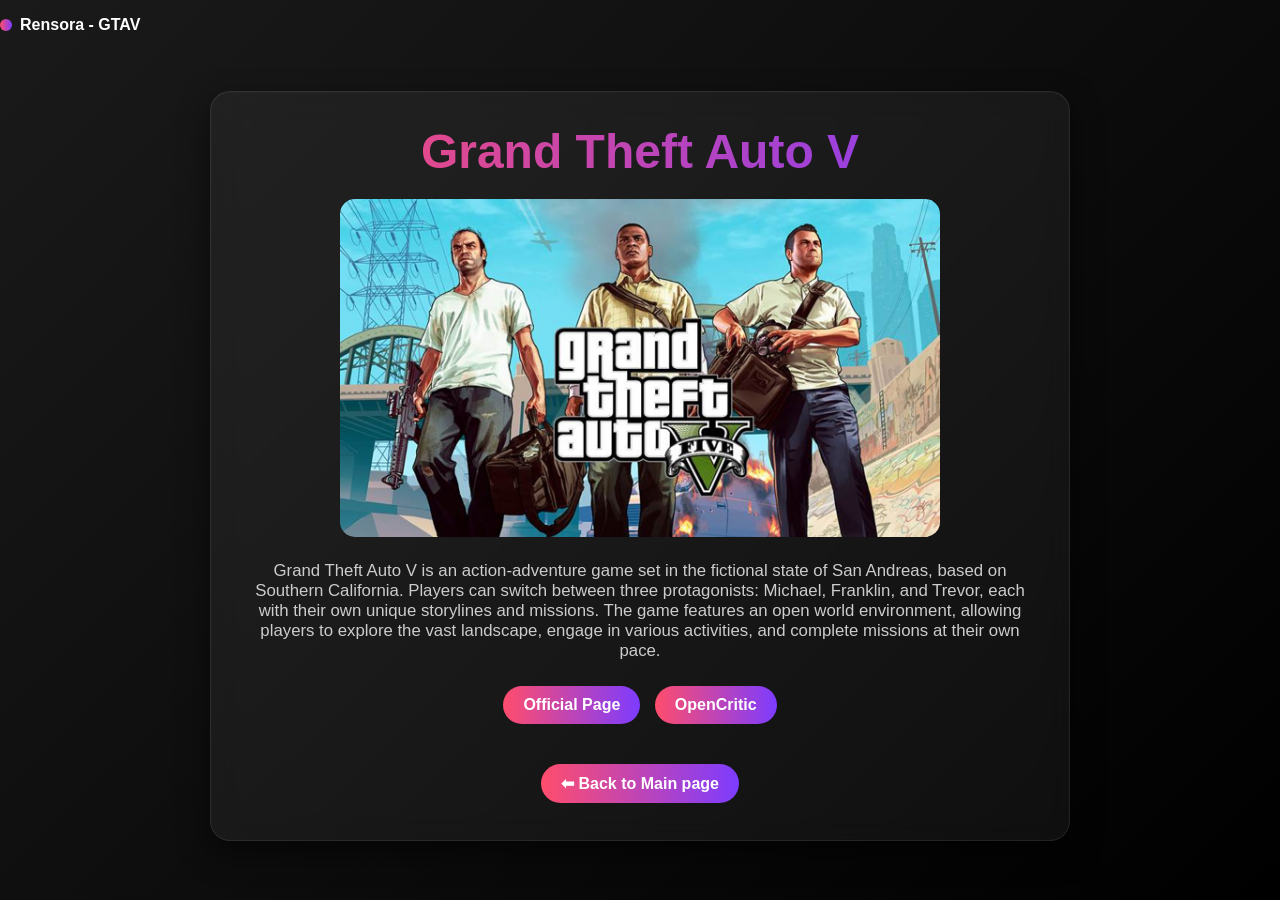
<file: games/GTAV/index.html>
<!DOCTYPE html>
<html lang="en">
<head>
  <meta charset="UTF-8">
  <meta name="viewport" content="width=device-width, initial-scale=1.0">
  <title>GTAV</title>
  <link rel="stylesheet" href="styles.css">
  <link rel="icon" type="image/x-icon" href="../../assets/favicon.ico"/>
</head>
<body>
  <header class="site-header">
    <div class="nav-inner">
      <a class="brand" href="../../index.html">
        <span class="brand-dot"></span>
        Rensora - GTAV
      </a>
    </div>
  </header>

  <main class="container">
    <section class="game-hero glass">
      <h1 class="glossy-title">Grand Theft Auto V</h1>
      <img src="gtav.jpg" alt="Grand Theft Auto V" class="game-image">
      <p class="game-desc">
        Grand Theft Auto V is an action-adventure game set in the fictional state of San Andreas, based on Southern California. Players can switch between three protagonists: Michael, Franklin, and Trevor, each with their own unique storylines and missions. The game features an open world environment, allowing players to explore the vast landscape, engage in various activities, and complete missions at their own pace.
      </p>

      <div class="game-buttons">
        <a href="https://www.rockstargames.com/gta-v" target="_blank" class="glow-btn link-btn">Official Page</a>
        <a href="https://opencritic.com/game/163/grand-theft-auto-v" target="_blank" class="glow-btn link-btn">OpenCritic</a>
      </div>

      <div class="back-row">
        <a href="https://rensoraa.github.io/" class="glow-btn link-btn">⬅ Back to Main page</a>
      </div>
    </section>
  </main>
</body>
</html>
</file>
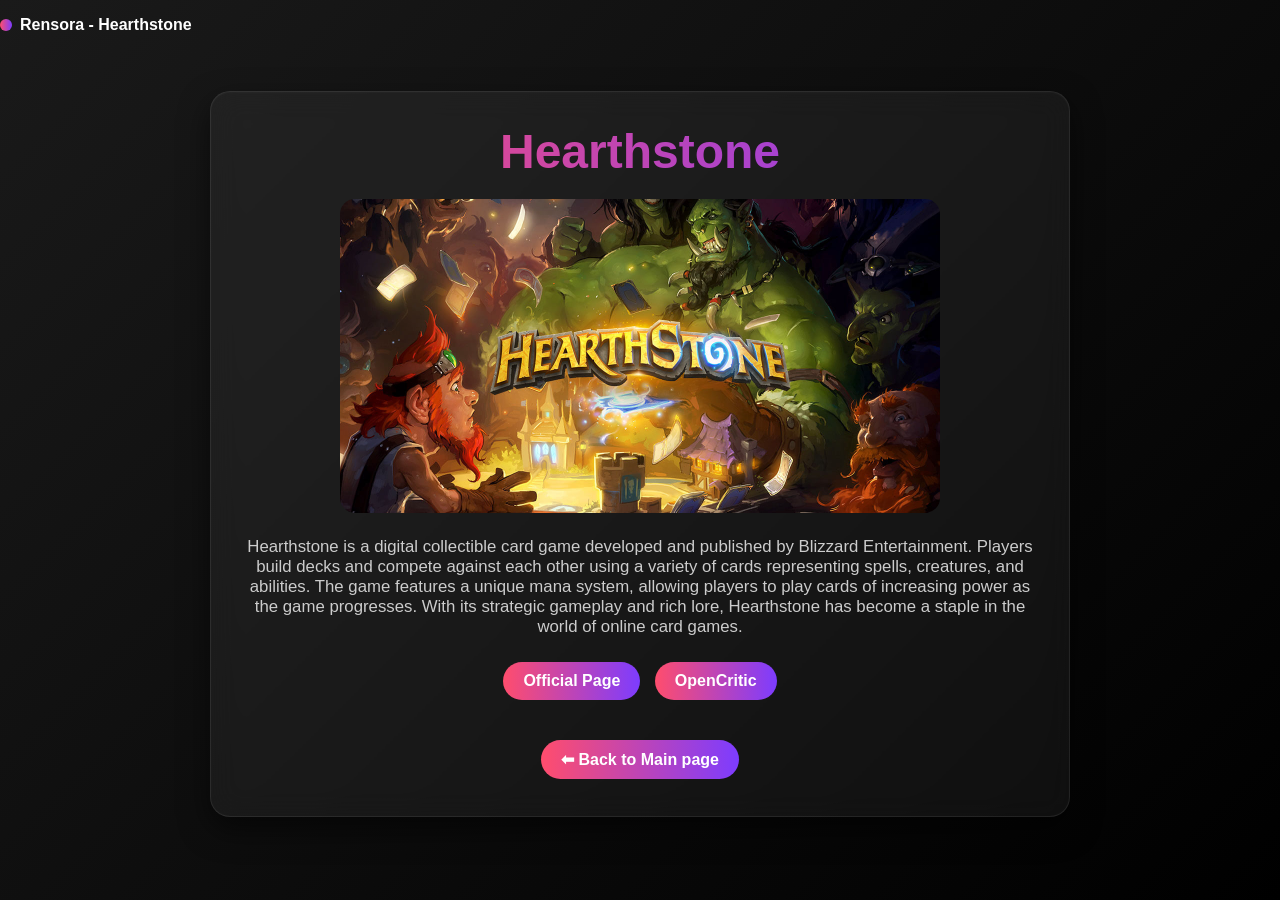
<file: games/Hearthstone/index.html>
<!DOCTYPE html>
<html lang="en">
<head>
  <meta charset="UTF-8">
  <meta name="viewport" content="width=device-width, initial-scale=1.0">
  <title>Hearthstone</title>
  <link rel="stylesheet" href="styles.css">
  <link rel="icon" type="image/x-icon" href="../../assets/favicon.ico"/>
</head>
<body>
  <header class="site-header">
    <div class="nav-inner">
      <a class="brand" href="../../index.html">
        <span class="brand-dot"></span>
        Rensora - Hearthstone
      </a>
    </div>
  </header>

  <main class="container">
    <section class="game-hero glass">
      <h1 class="glossy-title">Hearthstone</h1>
      <img src="hrtst.jpg" alt="Hearthstone" class="game-image">
      <p class="game-desc">
        Hearthstone is a digital collectible card game developed and published by Blizzard Entertainment. Players build decks and compete against each other using a variety of cards representing spells, creatures, and abilities. The game features a unique mana system, allowing players to play cards of increasing power as the game progresses. With its strategic gameplay and rich lore, Hearthstone has become a staple in the world of online card games.
      </p>

      <div class="game-buttons">
        <a href="https://hearthstone.blizzard.com/" target="_blank" class="glow-btn link-btn">Official Page</a>
        <a href="https://opencritic.com/game/1298/hearthstone-heroes-of-warcraft" target="_blank" class="glow-btn link-btn">OpenCritic</a>
      </div>

      <div class="back-row">
        <a href="https://rensoraa.github.io/" class="glow-btn link-btn">⬅ Back to Main page</a>
      </div>
    </section>
  </main>
</body>
</html>
</file>
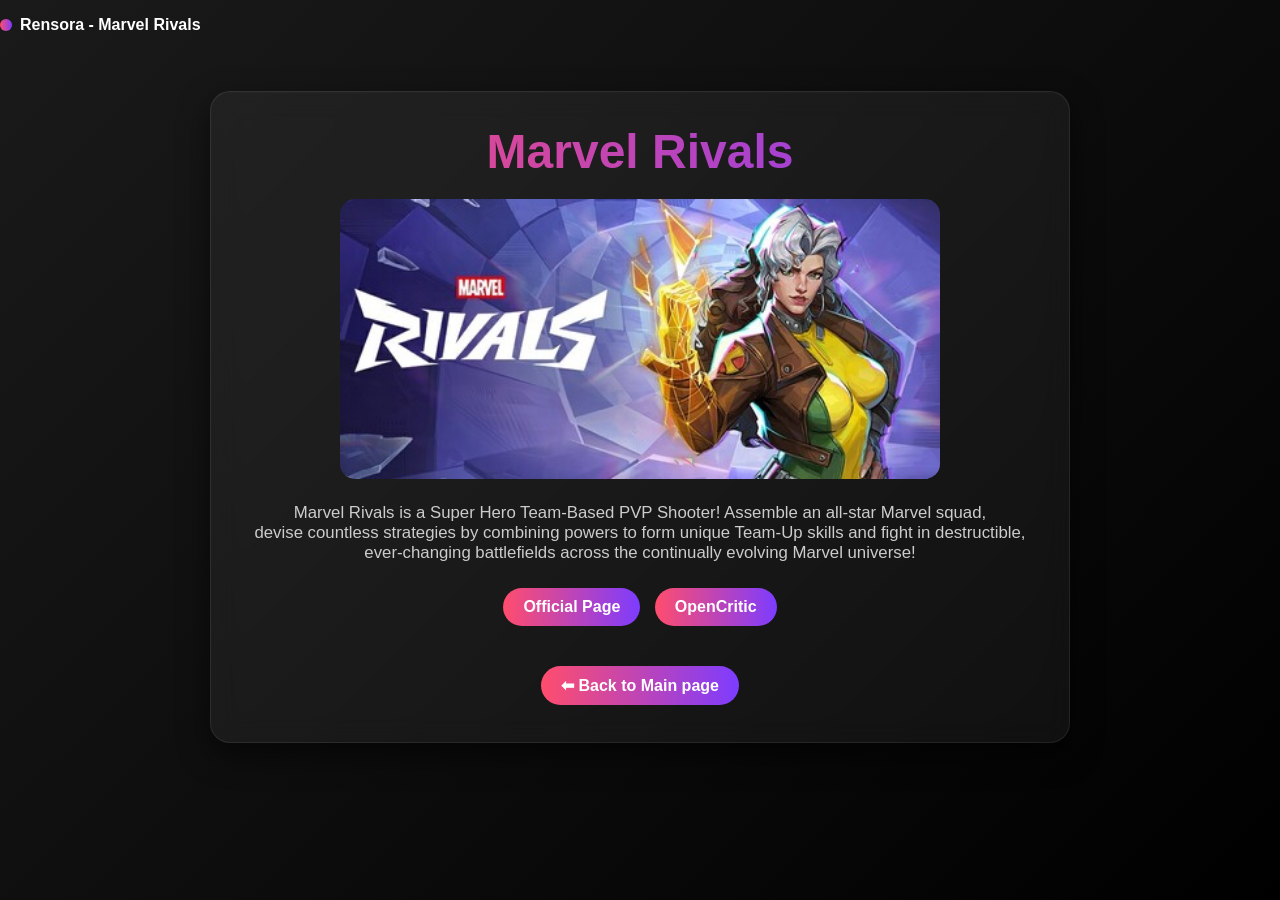
<file: games/Marvel-Rivals/index.html>
<!DOCTYPE html>
<html lang="en">
<head>
  <meta charset="UTF-8">
  <meta name="viewport" content="width=device-width, initial-scale=1.0">
  <title>Marvel Rivals</title>
  <link rel="stylesheet" href="styles.css">
  <link rel="icon" type="image/x-icon" href="/assets/favicon.ico"/>
</head>
<body>
  <header class="site-header">
    <div class="nav-inner">
      <a class="brand" href="/index.html">
        <span class="brand-dot"></span>
        Rensora - Marvel Rivals
      </a>
    </div>
  </header>

  <main class="container">
    <section class="game-hero glass">
      <h1 class="glossy-title">Marvel Rivals</h1>
      <img src="/assets/Game-Cards/rivals.jpg" alt="Marvel Rivals" class="game-image">
      <p class="game-desc">
        Marvel Rivals is a Super Hero Team-Based PVP Shooter! Assemble an all-star Marvel squad,<br>devise countless strategies by combining powers to form unique Team-Up skills and fight in destructible, ever-changing battlefields across the continually evolving Marvel universe!
      </p>

      <div class="game-buttons">
        <a href="https://www.marvelrivals.com/" target="_blank" class="glow-btn link-btn">Official Page</a>
        <a href="https://opencritic.com/game/17210/marvel-rivals" target="_blank" class="glow-btn link-btn">OpenCritic</a>
      </div>

      <div class="back-row">
        <a href="https://rensoraa.github.io/" class="glow-btn link-btn">⬅ Back to Main page</a>
      </div>
    </section>
  </main>
</body>
</html>
</file>
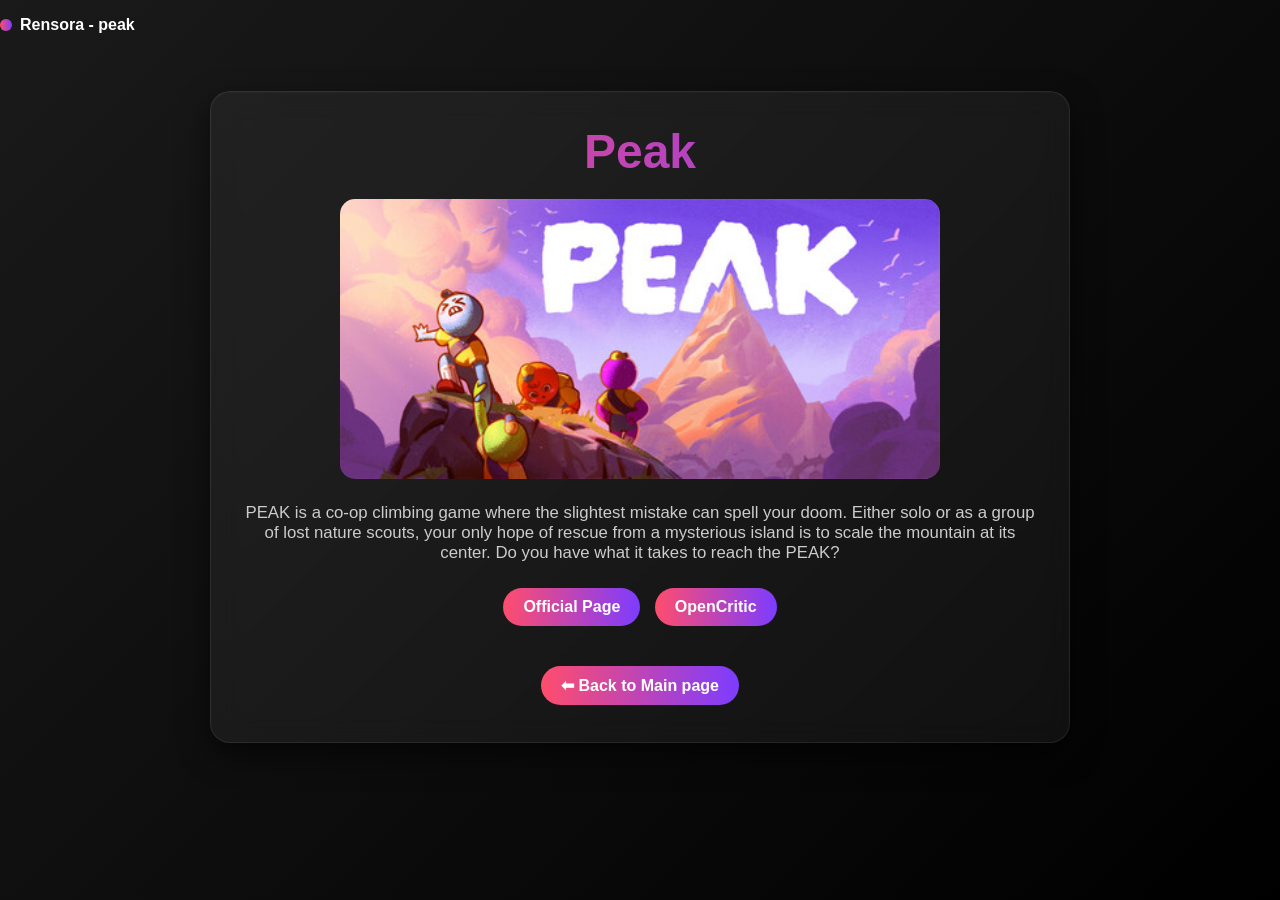
<file: games/peak/index.html>
<!DOCTYPE html>
<html lang="en">
<head>
  <meta charset="UTF-8">
  <meta name="viewport" content="width=device-width, initial-scale=1.0">
  <title>Peak</title>
  <link rel="stylesheet" href="styles.css">
  <link rel="icon" type="image/x-icon" href="../../assets/favicon.ico"/>
</head>
<body>
  <header class="site-header">
    <div class="nav-inner">
      <a class="brand" href="../../index.html">
        <span class="brand-dot"></span>
        Rensora - peak
      </a>
    </div>
  </header>

  <main class="container">
    <section class="game-hero glass">
      <h1 class="glossy-title">Peak</h1>
      <img src="/assets/Game-Cards/peak.jpg" alt="Peak" class="game-image">
      <p class="game-desc">
       PEAK is a co-op climbing game where the slightest mistake can spell your doom. Either solo or as a group of lost nature scouts, your only hope of rescue from a mysterious island is to scale the mountain at its center. Do you have what it takes to reach the PEAK?</p>

      <div class="game-buttons">
        <a href="https://peakpeakpeak.com/" target="_blank" class="glow-btn link-btn">Official Page</a>
        <a href="https://opencritic.com/game/18750/peak" target="_blank" class="glow-btn link-btn">OpenCritic</a>
      </div>

      <div class="back-row">
        <a href="https://rensoraa.github.io/" class="glow-btn link-btn">⬅ Back to Main page</a>
      </div>
    </section>
  </main>
</body>
</html>
</file>
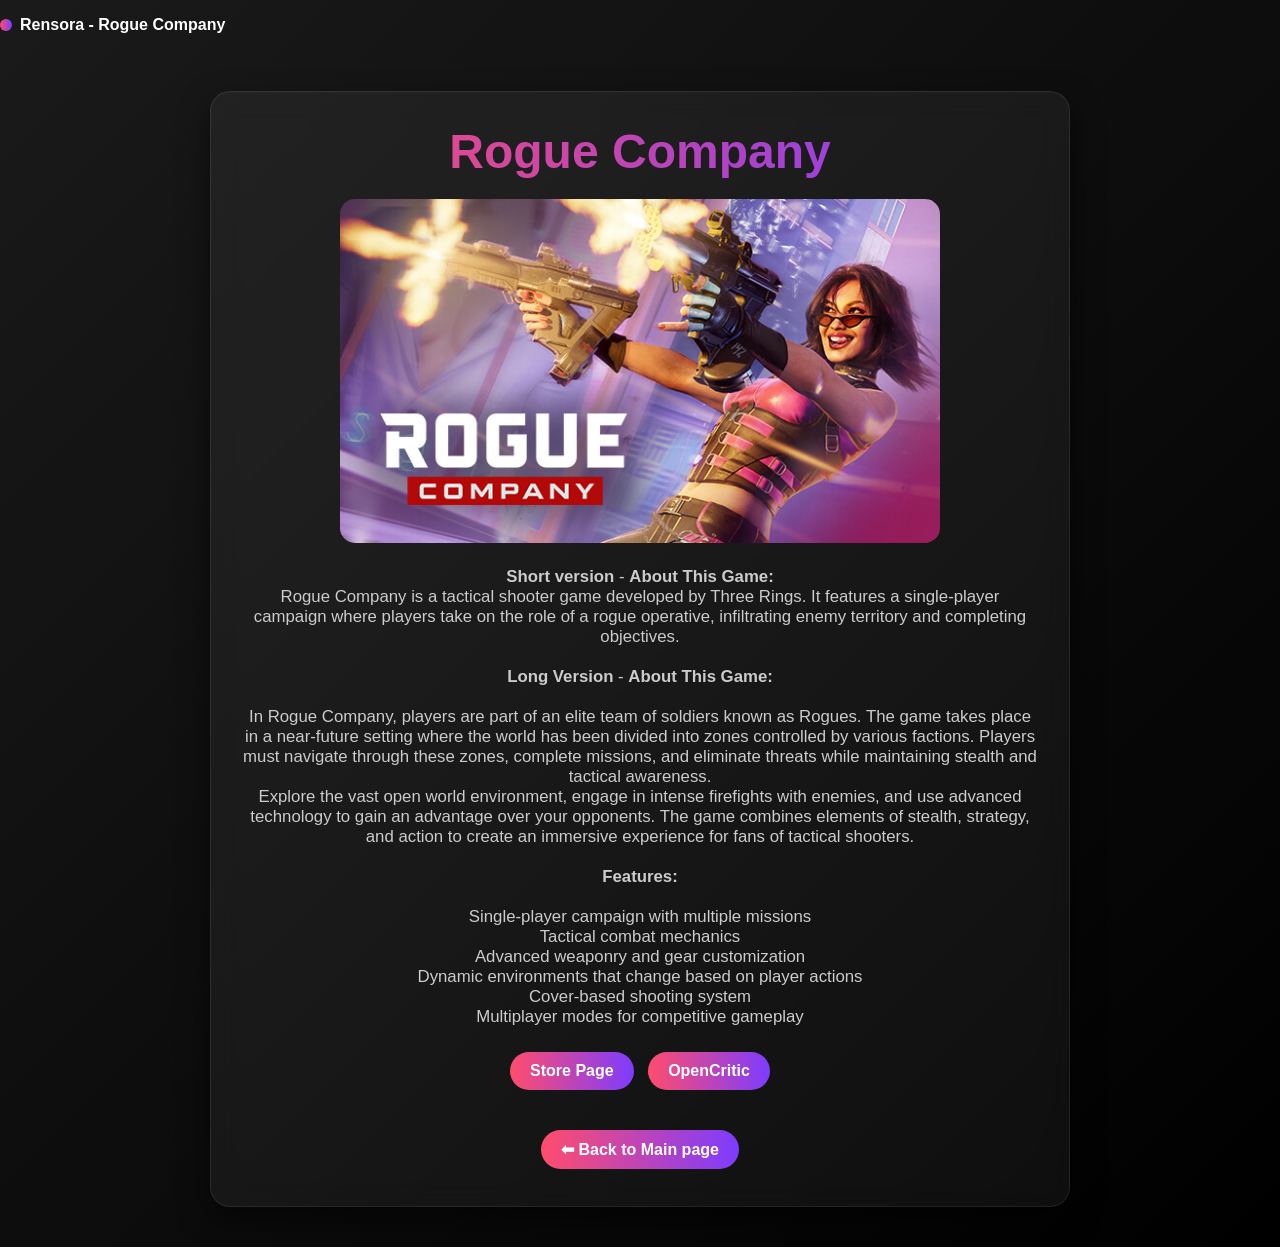
<file: games/Rogue-company/index.html>
<!DOCTYPE html>
<html lang="en">
<head>
  <meta charset="UTF-8">
  <meta name="viewport" content="width=device-width, initial-scale=1.0">
  <title>Rogue Company</title>
  <link rel="stylesheet" href="styles.css">
  <link rel="icon" type="image/x-icon" href="../../assets/favicon.ico"/>
</head>
<body>
  <header class="site-header">
    <div class="nav-inner">
      <a class="brand" href="../../index.html">
        <span class="brand-dot"></span>
        Rensora - Rogue Company
      </a>
    </div>
  </header>

  <main class="container">
    <section class="game-hero glass">
      <h1 class="glossy-title">Rogue Company</h1>
      <img src="/assets/Game-Cards/Rogue-company.jpg" alt="Rogue Company" class="game-image">
      <p class="game-desc">
        <strong>Short version</strong> - <strong>About This Game:</strong><br>Rogue Company is a tactical shooter game developed by Three Rings. It features a single-player campaign where players take on the role of a rogue operative, infiltrating enemy territory and completing objectives.<br><br><strong>Long Version</strong> - <strong>About This Game:</strong><br><br>In Rogue Company, players are part of an elite team of soldiers known as Rogues. The game takes place in a near-future setting where the world has been divided into zones controlled by various factions. Players must navigate through these zones, complete missions, and eliminate threats while maintaining stealth and tactical awareness.<br>Explore the vast open world environment, engage in intense firefights with enemies, and use advanced technology to gain an advantage over your opponents. The game combines elements of stealth, strategy, and action to create an immersive experience for fans of tactical shooters.<br><br><strong>Features:</strong><br><br>Single-player campaign with multiple missions<br>Tactical combat mechanics<br>Advanced weaponry and gear customization<br>Dynamic environments that change based on player actions<br>Cover-based shooting system<br>Multiplayer modes for competitive gameplay
      </p>

      <div class="game-buttons">
        <a href="https://store.steampowered.com/app/872200/Rogue_Company/" target="_blank" class="glow-btn link-btn">Store Page</a>
        <a href="https://opencritic.com/game/9865/rogue-company" target="_blank" class="glow-btn link-btn">OpenCritic</a>
      </div>

      <div class="back-row">
        <a href="https://rensoraa.github.io/" class="glow-btn link-btn">⬅ Back to Main page</a>
      </div>
    </section>
  </main>
</body>
</html>
</file>
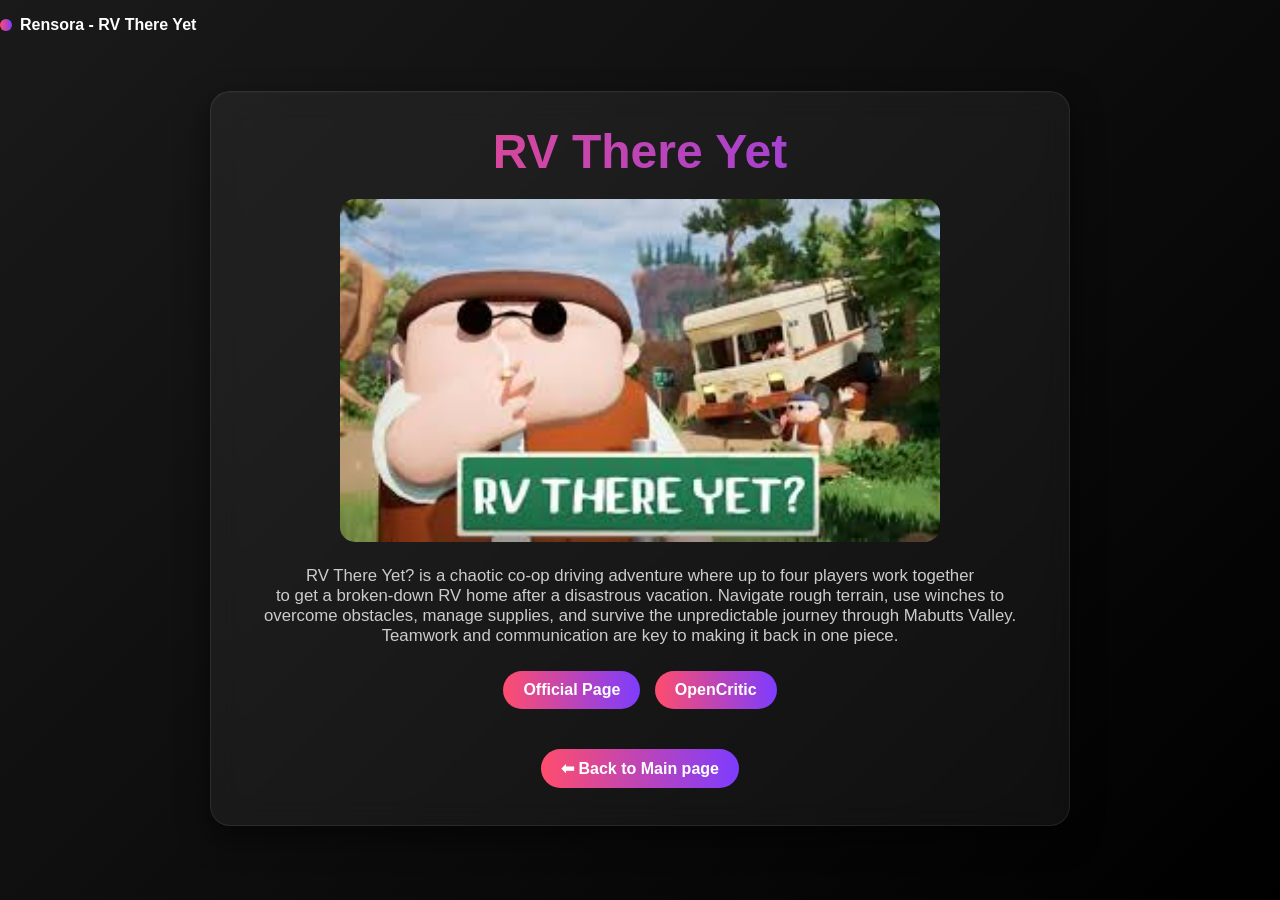
<file: games/RV-There-Yet/index.html>
<!DOCTYPE html>
<html lang="en">
<head>
  <meta charset="UTF-8">
  <meta name="viewport" content="width=device-width, initial-scale=1.0">
  <title>RV There Yet</title>
  <link rel="stylesheet" href="styles.css">
  <link rel="icon" type="image/x-icon" href="../../assets/favicon.ico"/>
</head>
<body>
  <header class="site-header">
    <div class="nav-inner">
      <a class="brand" href="../../index.html">
        <span class="brand-dot"></span>
        Rensora - RV There Yet
      </a>
    </div>
  </header>

  <main class="container">
    <section class="game-hero glass">
      <h1 class="glossy-title">RV There Yet</h1>
      <img src="/assets/Game-Cards/rv.jpg" alt="RV There Yet" class="game-image">
      <p class="game-desc">
        RV There Yet? is a chaotic co-op driving adventure where up to four players work together<br>to get a broken-down RV home after a disastrous vacation. Navigate rough terrain, use winches to overcome obstacles, manage supplies, and survive the unpredictable journey through Mabutts Valley. Teamwork and communication are key to making it back in one piece.</p>

      <div class="game-buttons">
        <a href="https://store.steampowered.com/app/3949040/RV_There_Yet/" target="_blank" class="glow-btn link-btn">Official Page</a>
        <a href="https://opencritic.com/game/19586/rv-there-yet-" target="_blank" class="glow-btn link-btn">OpenCritic</a>
      </div>

      <div class="back-row">
        <a href="https://rensoraa.github.io/" class="glow-btn link-btn">⬅ Back to Main page</a>
      </div>
    </section>
  </main>
</body>
</html>
</file>
<file: styles/style.css>
/* ─── RESET & VARIABLES ─────────────────────────────────────── */
*, *::before, *::after { margin: 0; padding: 0; box-sizing: border-box; }

:root {
  --bg-deep:   #080810;
  --bg-mid:    #0e0e1a;
  --accent-r:  #ff4d6d;
  --accent-p:  #7d3cff;
  --accent-c:  #00d4ff;
  --muted:     rgba(220,220,240,0.65);
  --text:      #eeeef5;
  --glass-bg:  rgba(255,255,255,0.04);
  --glass-br:  rgba(255,255,255,0.09);
  --radius-lg: 18px;
  --radius-md: 12px;
}

/* ─── LOADER ────────────────────────────────────────────────── */
#loader {
  position: fixed;
  inset: 0;
  z-index: 9999;
  background: var(--bg-deep);
  display: flex;
  flex-direction: column;
  align-items: center;
  justify-content: center;
  gap: 2rem;
  transition: opacity 0.7s ease, visibility 0.7s ease;
}

#loader.fade-out {
  opacity: 0;
  visibility: hidden;
}

.loader-logo {
  font-family: 'Syne', sans-serif;
  font-size: 3.2rem;
  font-weight: 800;
  letter-spacing: -1px;
  background: linear-gradient(90deg, var(--accent-r), var(--accent-p), var(--accent-c));
  background-size: 200%;
  -webkit-background-clip: text;
  -webkit-text-fill-color: transparent;
  animation: shimmer 2s linear infinite;
  opacity: 0;
  animation: shimmer 2s linear infinite, logoFadeIn 0.6s 0.2s ease forwards;
}

@keyframes logoFadeIn {
  to { opacity: 1; }
}

@keyframes shimmer {
  0%   { background-position: 0% 50%; }
  100% { background-position: 200% 50%; }
}

.loader-bar-wrap {
  width: 220px;
  height: 3px;
  background: rgba(255,255,255,0.08);
  border-radius: 99px;
  overflow: hidden;
  opacity: 0;
  animation: fadeIn 0.4s 0.5s ease forwards;
}

.loader-bar {
  height: 100%;
  width: 0%;
  background: linear-gradient(90deg, var(--accent-r), var(--accent-p), var(--accent-c));
  border-radius: 99px;
  animation: loadBar 1.6s 0.6s cubic-bezier(0.4, 0, 0.2, 1) forwards;
  box-shadow: 0 0 12px var(--accent-p);
}

@keyframes loadBar {
  0%   { width: 0%;   }
  60%  { width: 75%;  }
  100% { width: 100%; }
}

.loader-text {
  font-family: 'DM Sans', sans-serif;
  font-size: 0.8rem;
  letter-spacing: 3px;
  text-transform: uppercase;
  color: var(--muted);
  opacity: 0;
  animation: fadeIn 0.4s 0.7s ease forwards;
}

/* Loader particles */
.loader-particles {
  position: absolute;
  inset: 0;
  pointer-events: none;
  overflow: hidden;
}

.lp {
  position: absolute;
  border-radius: 50%;
  animation: floatUp linear infinite;
  opacity: 0;
}

@keyframes floatUp {
  0%   { transform: translateY(100vh) scale(0); opacity: 0; }
  10%  { opacity: 1; }
  90%  { opacity: 0.6; }
  100% { transform: translateY(-20vh) scale(1); opacity: 0; }
}

/* ─── ANIMATED BACKGROUND ───────────────────────────────────── */
body {
  font-family: 'DM Sans', system-ui, sans-serif;
  background: var(--bg-deep);
  color: var(--text);
  min-height: 100vh;
  line-height: 1.5;
  -webkit-font-smoothing: antialiased;
  overflow-x: hidden;
}

#bg-canvas {
  position: fixed;
  inset: 0;
  z-index: 0;
  pointer-events: none;
}

/* Aurora blobs */
.aurora {
  position: fixed;
  z-index: 0;
  pointer-events: none;
  border-radius: 50%;
  filter: blur(90px);
  animation: auroraDrift ease-in-out infinite;
}

.aurora-1 {
  width: 600px; height: 400px;
  background: radial-gradient(ellipse, rgba(255,77,109,0.22) 0%, transparent 70%);
  top: -100px; left: -150px;
  animation-duration: 14s;
  animation-delay: 0s;
}

.aurora-2 {
  width: 700px; height: 500px;
  background: radial-gradient(ellipse, rgba(125,60,255,0.18) 0%, transparent 70%);
  bottom: -200px; right: -200px;
  animation-duration: 18s;
  animation-delay: -5s;
}

.aurora-3 {
  width: 500px; height: 350px;
  background: radial-gradient(ellipse, rgba(0,212,255,0.12) 0%, transparent 70%);
  top: 40%; left: 30%;
  animation-duration: 22s;
  animation-delay: -9s;
}

@keyframes auroraDrift {
  0%   { transform: translate(0px,   0px)   rotate(0deg); }
  25%  { transform: translate(40px,  -30px) rotate(5deg); }
  50%  { transform: translate(-20px, 50px)  rotate(-3deg); }
  75%  { transform: translate(60px,  20px)  rotate(8deg); }
  100% { transform: translate(0px,   0px)   rotate(0deg); }
}

/* Grid overlay */
.grid-overlay {
  position: fixed;
  inset: 0;
  z-index: 0;
  pointer-events: none;
  background-image:
    linear-gradient(rgba(255,255,255,0.015) 1px, transparent 1px),
    linear-gradient(90deg, rgba(255,255,255,0.015) 1px, transparent 1px);
  background-size: 60px 60px;
}

/* ─── LAYOUT ────────────────────────────────────────────────── */
.site-header {
  width: 100%;
  padding: 1rem 2rem;
  position: sticky;
  top: 0;
  z-index: 40;
  backdrop-filter: blur(12px) saturate(150%);
  border-bottom: 1px solid rgba(255,255,255,0.05);
  background: rgba(8,8,16,0.6);
}

.nav-inner {
  max-width: 1100px;
  margin: 0 auto;
  display: flex;
  align-items: center;
  justify-content: center;
  gap: 0.9rem;
  flex-wrap: wrap;
}

.brand {
  display: inline-flex;
  align-items: center;
  gap: 0.7rem;
  color: #fff;
  text-decoration: none;
  font-family: 'Syne', sans-serif;
  font-weight: 800;
  font-size: 1.1rem;
  letter-spacing: 0.3px;
}

.brand-dot {
  width: 10px; height: 10px;
  border-radius: 50%;
  background: linear-gradient(135deg, var(--accent-r), var(--accent-p));
  box-shadow: 0 0 14px var(--accent-r), 0 0 8px var(--accent-p);
  animation: pulse 2.5s ease-in-out infinite;
}

@keyframes pulse {
  0%, 100% { box-shadow: 0 0 14px var(--accent-r), 0 0 8px var(--accent-p); }
  50%       { box-shadow: 0 0 22px var(--accent-r), 0 0 18px var(--accent-p); transform: scale(1.15); }
}

.menu { display: flex; gap: 0.25rem; align-items: center; margin-left: 0.2rem; }

.menu-link {
  color: var(--muted);
  text-decoration: none;
  padding: 0.4rem 0.7rem;
  border-radius: 8px;
  font-size: 0.9rem;
  font-weight: 500;
  transition: color 0.2s, background 0.2s, transform 0.15s;
  letter-spacing: 0.3px;
}

.menu-link:hover {
  color: #fff;
  background: rgba(255,255,255,0.06);
  transform: translateY(-2px);
}

/* ─── MAIN CONTENT ──────────────────────────────────────────── */
.page-wrap {
  position: relative;
  z-index: 1;
  width: 100%;
  max-width: 1100px;
  margin: 2.5rem auto;
  padding: 0 1.5rem;
}

/* ─── GLASS BASE ────────────────────────────────────────────── */
.glass {
  background: var(--glass-bg);
  backdrop-filter: blur(18px) saturate(160%);
  border-radius: var(--radius-lg);
  padding: 1.8rem 2rem;
  border: 1px solid var(--glass-br);
  box-shadow:
    0 16px 40px rgba(0,0,0,0.6),
    inset 0 1px 0 rgba(255,255,255,0.06);
  position: relative;
  overflow: hidden;
}

.glass::before {
  content: '';
  position: absolute;
  top: 0; left: -100%;
  width: 60%;
  height: 1px;
  background: linear-gradient(90deg, transparent, rgba(255,255,255,0.25), transparent);
  animation: shimmerLine 4s ease-in-out infinite;
}

@keyframes shimmerLine {
  0%   { left: -60%; }
  100% { left: 160%; }
}

/* ─── HERO ──────────────────────────────────────────────────── */
.hero {
  display: grid;
  place-items: center;
  margin-bottom: 1.6rem;
}

.card-hero {
  max-width: 840px;
  width: 100%;
  text-align: center;
  padding: 3rem 2.5rem;
}

.hero-tag {
  display: inline-block;
  font-size: 0.72rem;
  letter-spacing: 3px;
  text-transform: uppercase;
  color: var(--accent-c);
  background: rgba(0,212,255,0.08);
  border: 1px solid rgba(0,212,255,0.2);
  padding: 0.3rem 1rem;
  border-radius: 99px;
  margin-bottom: 1.2rem;
}

.glossy-title {
  font-family: 'Syne', sans-serif;
  font-size: clamp(2.4rem, 5vw, 3.6rem);
  font-weight: 800;
  line-height: 1.1;
  letter-spacing: -1.5px;
  margin-bottom: 1.2rem;
  background: linear-gradient(120deg, #fff 20%, var(--accent-r) 50%, var(--accent-p) 80%);
  background-size: 200%;
  -webkit-background-clip: text;
  -webkit-text-fill-color: transparent;
  animation: titleShimmer 6s linear infinite;
}

@keyframes titleShimmer {
  0%   { background-position: 0% 50%; }
  50%  { background-position: 100% 50%; }
  100% { background-position: 0% 50%; }
}

.desc {
  color: var(--muted);
  font-size: 0.95rem;
  line-height: 1.7;
  margin-bottom: 1.4rem;
  max-width: 520px;
  margin-left: auto;
  margin-right: auto;
}

.button-row {
  display: inline-flex;
  flex-wrap: wrap;
  gap: 0.8rem;
  margin-top: 0.5rem;
  justify-content: center;
}

.glow-btn {
  background: linear-gradient(135deg, var(--accent-r), var(--accent-p));
  border: none;
  color: white;
  padding: 0.75rem 1.6rem;
  font-size: 0.9rem;
  font-family: 'DM Sans', sans-serif;
  font-weight: 500;
  border-radius: 999px;
  cursor: pointer;
  box-shadow: 0 0 18px rgba(255,77,109,0.4), 0 0 30px rgba(125,60,255,0.3);
  transition: all 0.25s ease;
  text-decoration: none;
  display: inline-flex;
  align-items: center;
  gap: 0.5rem;
  position: relative;
  overflow: hidden;
}

.glow-btn::after {
  content: '';
  position: absolute;
  inset: 0;
  background: linear-gradient(135deg, rgba(255,255,255,0.15), transparent);
  border-radius: inherit;
  opacity: 0;
  transition: opacity 0.2s;
}

.glow-btn:hover {
  transform: translateY(-3px) scale(1.04);
  box-shadow: 0 0 32px rgba(255,77,109,0.7), 0 0 50px rgba(125,60,255,0.6);
}

.glow-btn:hover::after { opacity: 1; }
.glow-btn:active { transform: scale(0.97); }

/* Outline variant for "View All" button */
.glow-btn-outline {
  background: transparent;
  border: 1px solid rgba(125,60,255,0.4);
  color: rgba(220,220,240,0.8);
  padding: 0.55rem 1.2rem;
  font-size: 0.85rem;
  font-family: 'DM Sans', sans-serif;
  font-weight: 500;
  border-radius: 999px;
  cursor: pointer;
  transition: all 0.22s ease;
  text-decoration: none;
  display: inline-flex;
  align-items: center;
  gap: 0.45rem;
  white-space: nowrap;
}

.glow-btn-outline:hover {
  background: rgba(125,60,255,0.12);
  border-color: rgba(125,60,255,0.7);
  color: #fff;
  transform: translateY(-2px);
}

/* ─── SECTIONS ──────────────────────────────────────────────── */
.section { margin: 1.6rem 0; }

.section-title {
  font-family: 'Syne', sans-serif;
  font-size: 1.45rem;
  font-weight: 700;
  margin-bottom: 0.3rem;
  letter-spacing: -0.5px;
  background: linear-gradient(90deg, var(--accent-r), var(--accent-p));
  -webkit-background-clip: text;
  -webkit-text-fill-color: transparent;
}

.section-desc { color: var(--muted); margin-bottom: 1.2rem; font-size: 0.9rem; }

/* Row for title + "View All" link side by side */
.section-header-row {
  display: flex;
  align-items: flex-end;
  justify-content: space-between;
  gap: 1rem;
  margin-bottom: 1.2rem;
}

.section-header-row .section-title { margin-bottom: 0.2rem; }
.section-header-row .section-desc  { margin-bottom: 0; }

/* ─── ABOUT ─────────────────────────────────────────────────── */
.two-col {
  display: grid;
  grid-template-columns: repeat(2, 1fr);
  gap: 1rem;
  margin-top: 1rem;
}

.about-blob {
  background: rgba(255,255,255,0.025);
  border: 1px solid rgba(255,255,255,0.06);
  padding: 1.2rem 1.4rem;
  border-radius: var(--radius-md);
  transition: background 0.2s, border-color 0.2s;
}

.about-blob:hover {
  background: rgba(255,255,255,0.04);
  border-color: rgba(255,255,255,0.1);
}

.about-blob h3 {
  font-family: 'Syne', sans-serif;
  font-weight: 700;
  font-size: 1rem;
  margin-bottom: 0.6rem;
  color: #fff;
}

.about-blob p {
  color: var(--muted);
  font-size: 0.9rem;
  line-height: 1.65;
}

/* ─── SPECS ─────────────────────────────────────────────────── */
.specs-gallery {
  display: flex;
  flex-direction: column;
  gap: 1.5rem;
  margin-top: 1.2rem;
  align-items: center;
}

.spec-row {
  display: flex;
  gap: 1rem;
}

.spec-row.top  { justify-content: center; }
.spec-row.bottom { justify-content: center; }

.spec-card {
  background: rgba(255,255,255,0.025);
  border: 1px solid rgba(255,255,255,0.06);
  border-radius: var(--radius-md);
  padding: 1.2rem 0.8rem 1rem;
  text-align: center;
  transition: transform 0.2s ease, border-color 0.2s, box-shadow 0.2s;
  cursor: pointer;
  width: 150px;
}

.spec-card:hover {
  transform: translateY(-5px);
  border-color: rgba(255,77,109,0.3);
  box-shadow: 0 8px 24px rgba(255,77,109,0.12), 0 4px 12px rgba(125,60,255,0.12);
}

.spec-card img {
  width: 72px;
  height: 72px;
  object-fit: contain;
  display: block;
  margin: 0 auto 0.8rem;
  filter: drop-shadow(0 4px 10px rgba(0,0,0,0.5));
  transition: transform 0.2s;
}

.spec-card:hover img { transform: scale(1.08); }

.spec-card p {
  font-size: 0.78rem;
  font-weight: 600;
  line-height: 1.3;
  background: linear-gradient(90deg, var(--accent-r), var(--accent-p));
  -webkit-background-clip: text;
  -webkit-text-fill-color: transparent;
}

/* ─── PROJECTS ──────────────────────────────────────────────── */
.projects-grid {
  display: grid;
  grid-template-columns: repeat(auto-fill, minmax(260px, 1fr));
  gap: 1rem;
}

.project-card {
  display: flex;
  flex-direction: row;
  gap: 1rem;
  align-items: flex-start;
  background: rgba(255,255,255,0.03);
  border: 1px solid rgba(255,255,255,0.06);
  border-radius: var(--radius-md);
  padding: 1.2rem 1.1rem;
  transition: transform 0.2s ease, border-color 0.2s, box-shadow 0.2s;
}

.project-card:hover {
  transform: translateY(-4px);
  border-color: rgba(125,60,255,0.3);
  box-shadow: 0 10px 28px rgba(0,0,0,0.5), 0 0 18px rgba(125,60,255,0.1);
}

.project-icon {
  flex-shrink: 0;
  width: 42px;
  height: 42px;
  border-radius: 10px;
  background: linear-gradient(135deg, rgba(255,77,109,0.15), rgba(125,60,255,0.15));
  border: 1px solid rgba(125,60,255,0.2);
  display: flex;
  align-items: center;
  justify-content: center;
  font-size: 1.1rem;
  color: var(--accent-p);
}

.project-body {
  display: flex;
  flex-direction: column;
  gap: 0.4rem;
  flex: 1;
  min-width: 0;
}

.project-meta {
  display: flex;
  flex-direction: column;
  gap: 0.35rem;
}

.project-tags {
  display: flex;
  flex-wrap: wrap;
  gap: 0.35rem;
  align-items: center;
}

.project-tag {
  font-size: 0.6rem;
  letter-spacing: 1.2px;
  text-transform: uppercase;
  font-weight: 600;
  color: var(--accent-c);
  background: rgba(0,212,255,0.08);
  border: 1px solid rgba(0,212,255,0.18);
  padding: 0.12rem 0.45rem;
  border-radius: 99px;
}

.tag-contributed {
  color: #7d3cff;
  background: rgba(125,60,255,0.1);
  border-color: rgba(125,60,255,0.25);
}

.tag-discontinued {
  color: rgba(220,220,240,0.5);
  background: rgba(255,255,255,0.04);
  border-color: rgba(255,255,255,0.1);
}

.tag-closed {
  color: #ff4d6d;
  background: rgba(255,77,109,0.08);
  border-color: rgba(255,77,109,0.22);
}

.project-year {
  font-size: 0.7rem;
  color: var(--muted);
  opacity: 0.6;
}

.project-body h3 {
  font-family: 'Syne', sans-serif;
  font-size: 0.95rem;
  font-weight: 700;
  letter-spacing: -0.2px;
  color: #fff;
  white-space: nowrap;
  overflow: hidden;
  text-overflow: ellipsis;
}

.project-body > p {
  font-size: 0.78rem;
  color: var(--muted);
  line-height: 1.5;
}

.project-actions {
  display: flex;
  gap: 0.5rem;
  margin-top: 0.3rem;
}

/* ─── GAME CARDS ────────────────────────────────────────────── */
.grid-cards {
  display: grid;
  grid-template-columns: repeat(auto-fill, minmax(240px, 1fr));
  gap: 1rem;
  margin-top: 1rem;
}

.game-card {
  display: flex;
  flex-direction: column;
  border-radius: var(--radius-md);
  overflow: hidden;
  background: rgba(255,255,255,0.03);
  border: 1px solid rgba(255,255,255,0.06);
  transition: transform 0.2s ease, border-color 0.2s, box-shadow 0.2s;
}

.game-card:hover {
  transform: translateY(-4px);
  border-color: rgba(125,60,255,0.3);
  box-shadow: 0 12px 30px rgba(0,0,0,0.5), 0 0 20px rgba(125,60,255,0.1);
}

.card-thumb {
  height: 140px;
  background-size: cover;
  background-position: center;
  position: relative;
}

.card-thumb::after {
  content: '';
  position: absolute;
  bottom: 0; left: 0; right: 0;
  height: 60%;
  background: linear-gradient(to top, rgba(8,8,16,0.9), transparent);
}

.card-body {
  padding: 0.9rem 1rem 1rem;
  display: flex;
  flex-direction: column;
  gap: 0.45rem;
  flex: 1;
}

.card-body h3 {
  font-family: 'Syne', sans-serif;
  font-size: 1rem;
  font-weight: 700;
  letter-spacing: -0.3px;
}

.card-body i {
  color: var(--muted);
  font-size: 0.82rem;
  font-style: italic;
  line-height: 1.4;
  display: block;
}

.card-body p {
  font-size: 0.82rem;
  color: rgba(0,212,255,0.8);
  font-weight: 500;
}

.card-actions {
  margin-top: auto;
  padding-top: 0.6rem;
  display: flex;
  gap: 0.5rem;
}

.mini-btn {
  background: rgba(255,255,255,0.05);
  border: 1px solid rgba(255,255,255,0.09);
  padding: 0.38rem 0.75rem;
  border-radius: 7px;
  color: #ccc;
  text-decoration: none;
  font-size: 0.82rem;
  font-weight: 500;
  transition: all 0.18s ease;
}

.mini-btn:hover {
  background: rgba(125,60,255,0.15);
  border-color: rgba(125,60,255,0.4);
  color: #fff;
  transform: translateY(-2px);
}

/* ─── FOOTER ────────────────────────────────────────────────── */
.site-footer {
  position: relative;
  z-index: 1;
  margin-top: 3rem;
  padding: 1rem 1.5rem 2rem;
}

.footer-inner {
  max-width: 1100px;
  margin: 0 auto;
  text-align: center;
  padding: 1rem;
  border-radius: var(--radius-md);
  font-size: 0.85rem;
  color: var(--muted);
}

/* ─── STAGGER-IN ANIMATION ──────────────────────────────────── */
.fade-in {
  opacity: 0;
  transform: translateY(24px);
  animation: fadeInUp 0.6s ease forwards;
}

@keyframes fadeInUp {
  to { opacity: 1; transform: translateY(0); }
}

@keyframes fadeIn {
  to { opacity: 1; }
}

.hero      { animation: fadeInUp 0.6s 0.05s ease both; }
#about     { animation: fadeInUp 0.6s 0.15s ease both; opacity: 0; }
#specs     { animation: fadeInUp 0.6s 0.25s ease both; opacity: 0; }
#projects  { animation: fadeInUp 0.6s 0.32s ease both; opacity: 0; }
#games     { animation: fadeInUp 0.6s 0.40s ease both; opacity: 0; }

/* ─── RESPONSIVE ────────────────────────────────────────────── */
@media (max-width: 800px) {
  .two-col { grid-template-columns: 1fr; }
  .card-hero { padding: 2rem 1.4rem; }
  .nav-inner { padding: 0 0.25rem; }
  .page-wrap { padding: 0 1rem; }
  .glass { padding: 1.4rem 1.2rem; }
  .section-header-row { flex-wrap: wrap; align-items: flex-start; }
  .projects-grid { grid-template-columns: 1fr; }
}

@media (max-width: 500px) {
  .menu-link { font-size: 0.82rem; padding: 0.35rem 0.6rem; }
  .brand { font-size: 0.95rem; }
  .spec-row { flex-wrap: wrap; justify-content: center; }
}
</file>
<file: reshade/styles.css>
/* Reset */
* { margin: 0; padding: 0; box-sizing: border-box; }

:root {
  --bg-1: #0f0f0f;
  --bg-2: #1a1a1a;
  --accent-a: #ff4d6d;
  --accent-b: #7d3cff;
  --muted: #d7d7d7;
  --glass: rgba(255,255,255,0.05);
}

/* Base background */
body {
  font-family: "Poppins", system-ui, -apple-system, "Segoe UI", Roboto, "Helvetica Neue", Arial;
  background: radial-gradient(circle at top left, var(--bg-1), var(--bg-2) 60%);
  color: #f2f2f2;
  min-height: 100vh;
  line-height: 1.45;
  -webkit-font-smoothing: antialiased;
  display: flex;
  flex-direction: column;
  overflow-x: hidden;
  position: relative;
}

/* glowing blobs */
body::before {
  content: "";
  position: absolute; z-index: -2;
  width: 360px; height: 360px;
  background: radial-gradient(circle, rgba(255,77,109,0.6), transparent 70%);
  top: -80px; left: -80px; filter: blur(120px);
}
body::after {
  content: "";
  position: absolute; z-index: -2;
  width: 500px; height: 500px;
  background: radial-gradient(circle, rgba(125,60,255,0.45), transparent 70%);
  bottom: -140px; right: -140px; filter: blur(160px);
}

/* Container */
.container {
  width: 90%;
  max-width: 850px;
  margin: 60px auto;
  text-align: center;
}

/* Titles */
.glossy-title {
  font-size: 2.4rem;
  margin-bottom: .6rem;
  background: linear-gradient(90deg, var(--accent-a), var(--accent-b));
  -webkit-background-clip: text;
  -webkit-text-fill-color: transparent;
}
.sub {
  font-size: 1rem;
  color: #ccc;
  margin-bottom: 40px;
}

/* Folder styling */
.folder {
  background: var(--glass);
  backdrop-filter: blur(14px) saturate(140%);
  border-radius: 14px;
  padding: 1.6rem;
  border: 1px solid rgba(255,255,255,0.08);
  box-shadow: 0 12px 30px rgba(0,0,0,0.55), inset 0 1px 2px rgba(255,255,255,0.03);
  margin-bottom: 1.6rem;
  overflow: hidden;
  transition: 0.25s ease;
}
.folder:hover {
  box-shadow: 0 16px 35px rgba(125,60,255,0.5), inset 0 1px 2px rgba(255,255,255,0.03);
}

/* Folder header */
.folder-header {
  display: flex;
  justify-content: space-between;
  align-items: center;
  margin-bottom: 0.8rem;
}
.folder-title {
  font-size: 1.4rem;
  background: linear-gradient(90deg, var(--accent-a), var(--accent-b));
  -webkit-background-clip: text;
  -webkit-text-fill-color: transparent;
}

/* File list */
.file-list {
  list-style: none;
  display: grid;
  grid-template-columns: repeat(3, 1fr); /* 3 buttons per row */
  gap: 0.8rem 0.8rem; /* vertical | horizontal spacing, smaller = closer together */
  justify-items: center;
  margin-top: 1.8rem;
  max-width: 520px; /* optional: keeps the 3 buttons closer together on wide screens */
  margin-left: auto;
  margin-right: auto;
}



/* File buttons (pill style for individual files) */
.file-list a {
  display: inline-block;
  padding: 0.5rem 0.9rem;
  border-radius: 999px;
  background: linear-gradient(90deg, var(--accent-a), var(--accent-b));
  color: #fff;
  text-decoration: none;
  font-size: 0.95rem;
  transition: 0.22s ease;
  box-shadow: 0 0 10px rgba(255,77,109,0.5), 0 0 15px rgba(125,60,255,0.5);
}
.file-list a:hover {
  transform: translateY(-2px) scale(1.03);
  box-shadow: 0 0 22px rgba(255,77,109,0.8), 0 0 30px rgba(125,60,255,0.8);
}

/* ZIP button */
.zip-btn {
  background: linear-gradient(90deg, var(--accent-a), var(--accent-b));
  padding: 0.55rem 1.1rem;
  border-radius: 999px;
  text-decoration: none;
  font-weight: 600;
  color: #fff;
  box-shadow: 0 0 12px rgba(255,77,109,0.5), 0 0 18px rgba(125,60,255,0.5);
  transition: 0.22s ease;
}
.zip-btn:hover {
  transform: translateY(-4px) scale(1.03);
  box-shadow: 0 0 28px rgba(255,77,109,0.9), 0 0 45px rgba(125,60,255,0.9);
}

/* Responsive tweaks */
@media (max-width: 800px) {
  .glossy-title { font-size: 1.85rem; }
  .container { width: 95%; }
  .file-list a { font-size: 0.9rem; padding: 0.45rem 0.8rem; }
}
</file>
<file: Status/status.css>
/* Reset */
* { margin: 0; padding: 0; box-sizing: border-box; }
:root {
  --bg-1: #0f0f0f;
  --bg-2: #1a1a1a;
  --accent-a: #ff4d6d;
  --accent-b: #7d3cff;
  --glass: rgba(255,255,255,0.05);
}

/* Background */
body {
  font-family: "Poppins", system-ui, sans-serif;
  background: radial-gradient(circle at top left, var(--bg-1), var(--bg-2) 60%);
  color: #f2f2f2;
  min-height: 100vh;
  display: flex;
  align-items: center;
  justify-content: center;
  text-align: center;
  overflow: hidden;
}

/* Glow blobs */
body::before, body::after {
  content: "";
  position: absolute;
  z-index: -1;
  filter: blur(140px);
}
body::before {
  width: 400px; height: 400px;
  top: -120px; left: -120px;
  background: radial-gradient(circle, rgba(255,77,109,0.55), transparent 70%);
}
body::after {
  width: 480px; height: 480px;
  bottom: -160px; right: -160px;
  background: radial-gradient(circle, rgba(125,60,255,0.4), transparent 70%);
}

/* Container */
.container {
  background: var(--glass);
  backdrop-filter: blur(14px) saturate(140%);
  border-radius: 14px;
  padding: 2rem;
  border: 1px solid rgba(255,255,255,0.08);
  box-shadow: 0 12px 30px rgba(0,0,0,0.55), inset 0 1px 2px rgba(255,255,255,0.03);
  max-width: 650px;
  width: 90%;
}

/* Title */
.glossy-title {
  font-size: 2.2rem;
  margin-bottom: 1rem;
  background: linear-gradient(90deg, var(--accent-a), var(--accent-b));
  -webkit-background-clip: text;
  -webkit-text-fill-color: transparent;
}

/* Description */
.desc {
  color: #ddd;
  font-size: 1.1rem;
  margin-bottom: 1.4rem;
}

/* Sub box for status */
.glass-sub {
  background: rgba(255,255,255,0.03);
  border-radius: 10px;
  padding: 1rem;
  margin-bottom: 1.4rem;
}
.sub-title {
  font-size: 1.2rem;
  margin-bottom: .6rem;
  color: var(--accent-a);
}
.status-list {
  list-style: none;
  display: grid;
  gap: .4rem;
  font-size: 1rem;
  color: #ff6b81;
}
.all-clear {
  font-size: 1.1rem;
  color: #7dff95;
}

/* Fun box */
.fun-box {
  margin: 1rem 0;
  display: flex;
  flex-direction: column;
  gap: .4rem;
}
.clock { font-size: 1.1rem; color: #ddd; }
.tip { font-style: italic; color: #aaa; }

/* Button */
.glow-btn {
  background: linear-gradient(90deg, var(--accent-a), var(--accent-b));
  border: none;
  color: white;
  padding: 0.9rem 1.9rem;
  font-size: 1rem;
  border-radius: 999px;
  cursor: pointer;
  box-shadow: 0 0 15px rgba(255,77,109,0.6), 0 0 25px rgba(125,60,255,0.6);
  transition: all 0.25s ease;
  text-decoration: none;
  display: inline-block;
}
.glow-btn:hover {
  transform: translateY(-4px) scale(1.03);
  box-shadow: 0 0 28px rgba(255,77,109,0.9), 0 0 45px rgba(125,60,255,0.9);
}
.glow-btn:active { transform: scale(.98); }
</file>
<file: games/Arc-Raiders/styles.css>
* { margin: 0; padding: 0; box-sizing: border-box; }

body {
  font-family: "Orbitron", sans-serif;
  background: linear-gradient(135deg, #1a1a1a, #000);
  color: #f2f2f2;
  min-height: 100vh;
}

.container {
  max-width: 900px;
  width: 100%;
  margin: 40px auto;
  text-align: center;
  padding: 0 20px;
}

.site-header { padding: 1rem 0; }
.brand {
  color: #fff;
  font-weight: 700;
  text-decoration: none;
  display: inline-flex;
  align-items: center;
  gap: 0.5rem;
}
.brand-dot {
  width: 12px; height: 12px;
  border-radius: 50%;
  background: linear-gradient(90deg, #ff4d6d, #7d3cff);
}

.glossy-title {
  font-size: 3rem;
  margin-bottom: 20px;
  background: linear-gradient(90deg, #ff4d6d, #7d3cff);
  -webkit-background-clip: text;
  -webkit-text-fill-color: transparent;
}

.game-hero {
  background: rgba(255,255,255,0.05);
  padding: 2rem;
  border-radius: 20px;
  backdrop-filter: blur(14px);
  border: 1px solid rgba(255,255,255,0.08);
  box-shadow: 0 12px 30px rgba(0,0,0,0.55), inset 0 1px 2px rgba(255,255,255,0.03);
}

.game-image {
  width: 100%;
  max-width: 600px;
  border-radius: 15px;
  margin-bottom: 20px;
}

.game-desc {
  margin-bottom: 20px;
  color: #ccc;
  font-size: 1.05rem;
}

.glow-btn {
  background: linear-gradient(90deg, #ff4d6d, #7d3cff);
  border: none;
  padding: 10px 20px;
  border-radius: 25px;
  color: #fff;
  text-decoration: none;
  font-weight: bold;
  cursor: pointer;
  transition: all 0.3s ease;
  display: inline-block;
  margin: 5px;
}

.glow-btn:hover {
  box-shadow: 0 0 15px #ff4d6d, 0 0 25px #7d3cff;
}

.back-row {
  margin-top: 30px;
}
</file>
<file: games/Dead-by-Daylight/styles.css>
* { margin: 0; padding: 0; box-sizing: border-box; }

body {
  font-family: "Orbitron", sans-serif;
  background: linear-gradient(135deg, #1a1a1a, #000);
  color: #f2f2f2;
  min-height: 100vh;
}

.container {
  max-width: 900px;
  width: 100%;
  margin: 40px auto;
  text-align: center;
  padding: 0 20px;
}

.site-header { padding: 1rem 0; }
.brand {
  color: #fff;
  font-weight: 700;
  text-decoration: none;
  display: inline-flex;
  align-items: center;
  gap: 0.5rem;
}
.brand-dot {
  width: 12px; height: 12px;
  border-radius: 50%;
  background: linear-gradient(90deg, #ff4d6d, #7d3cff);
}

.glossy-title {
  font-size: 3rem;
  margin-bottom: 20px;
  background: linear-gradient(90deg, #ff4d6d, #7d3cff);
  -webkit-background-clip: text;
  -webkit-text-fill-color: transparent;
}

.game-hero {
  background: rgba(255,255,255,0.05);
  padding: 2rem;
  border-radius: 20px;
  backdrop-filter: blur(14px);
  border: 1px solid rgba(255,255,255,0.08);
  box-shadow: 0 12px 30px rgba(0,0,0,0.55), inset 0 1px 2px rgba(255,255,255,0.03);
}

.game-image {
  width: 100%;
  max-width: 600px;
  border-radius: 15px;
  margin-bottom: 20px;
}

.game-desc {
  margin-bottom: 20px;
  color: #ccc;
  font-size: 1.05rem;
}

.glow-btn {
  background: linear-gradient(90deg, #ff4d6d, #7d3cff);
  border: none;
  padding: 10px 20px;
  border-radius: 25px;
  color: #fff;
  text-decoration: none;
  font-weight: bold;
  cursor: pointer;
  transition: all 0.3s ease;
  display: inline-block;
  margin: 5px;
}

.glow-btn:hover {
  box-shadow: 0 0 15px #ff4d6d, 0 0 25px #7d3cff;
}

.back-row {
  margin-top: 30px;
}
</file>
<file: games/Fragpunk/style.css>
* { margin: 0; padding: 0; box-sizing: border-box; }

body {
  font-family: "Orbitron", sans-serif;
  background: linear-gradient(135deg, #1a1a1a, #000);
  color: #f2f2f2;
  min-height: 100vh;
}

.container {
  max-width: 900px;
  width: 100%;
  margin: 40px auto;
  text-align: center;
  padding: 0 20px;
}

.site-header { padding: 1rem 0; }
.brand {
  color: #fff;
  font-weight: 700;
  text-decoration: none;
  display: inline-flex;
  align-items: center;
  gap: 0.5rem;
}
.brand-dot {
  width: 12px; height: 12px;
  border-radius: 50%;
  background: linear-gradient(90deg, #ff4d6d, #7d3cff);
}

.glossy-title {
  font-size: 3rem;
  margin-bottom: 20px;
  background: linear-gradient(90deg, #ff4d6d, #7d3cff);
  -webkit-background-clip: text;
  -webkit-text-fill-color: transparent;
}

.game-hero {
  background: rgba(255,255,255,0.05);
  padding: 2rem;
  border-radius: 20px;
  backdrop-filter: blur(14px);
  border: 1px solid rgba(255,255,255,0.08);
  box-shadow: 0 12px 30px rgba(0,0,0,0.55), inset 0 1px 2px rgba(255,255,255,0.03);
}

.game-image {
  width: 100%;
  max-width: 600px;
  border-radius: 15px;
  margin-bottom: 20px;
}

.game-desc {
  margin-bottom: 20px;
  color: #ccc;
  font-size: 1.05rem;
}

.glow-btn {
  background: linear-gradient(90deg, #ff4d6d, #7d3cff);
  border: none;
  padding: 10px 20px;
  border-radius: 25px;
  color: #fff;
  text-decoration: none;
  font-weight: bold;
  cursor: pointer;
  transition: all 0.3s ease;
  display: inline-block;
  margin: 5px;
}

.glow-btn:hover {
  box-shadow: 0 0 15px #ff4d6d, 0 0 25px #7d3cff;
}

.back-row {
  margin-top: 30px;
}
</file>
<file: games/Ghost-Recon-Breakpoint/styles.css>
* { margin: 0; padding: 0; box-sizing: border-box; }

body {
  font-family: "Orbitron", sans-serif;
  background: linear-gradient(135deg, #1a1a1a, #000);
  color: #f2f2f2;
  min-height: 100vh;
}

.container {
  max-width: 900px;
  width: 100%;
  margin: 40px auto;
  text-align: center;
  padding: 0 20px;
}

.site-header { padding: 1rem 0; }
.brand {
  color: #fff;
  font-weight: 700;
  text-decoration: none;
  display: inline-flex;
  align-items: center;
  gap: 0.5rem;
}
.brand-dot {
  width: 12px; height: 12px;
  border-radius: 50%;
  background: linear-gradient(90deg, #ff4d6d, #7d3cff);
}

.glossy-title {
  font-size: 3rem;
  margin-bottom: 20px;
  background: linear-gradient(90deg, #ff4d6d, #7d3cff);
  -webkit-background-clip: text;
  -webkit-text-fill-color: transparent;
}

.game-hero {
  background: rgba(255,255,255,0.05);
  padding: 2rem;
  border-radius: 20px;
  backdrop-filter: blur(14px);
  border: 1px solid rgba(255,255,255,0.08);
  box-shadow: 0 12px 30px rgba(0,0,0,0.55), inset 0 1px 2px rgba(255,255,255,0.03);
}

.game-image {
  width: 100%;
  max-width: 600px;
  border-radius: 15px;
  margin-bottom: 20px;
}

.game-desc {
  margin-bottom: 20px;
  color: #ccc;
  font-size: 1.05rem;
}

.glow-btn {
  background: linear-gradient(90deg, #ff4d6d, #7d3cff);
  border: none;
  padding: 10px 20px;
  border-radius: 25px;
  color: #fff;
  text-decoration: none;
  font-weight: bold;
  cursor: pointer;
  transition: all 0.3s ease;
  display: inline-block;
  margin: 5px;
}

.glow-btn:hover {
  box-shadow: 0 0 15px #ff4d6d, 0 0 25px #7d3cff;
}

.back-row {
  margin-top: 30px;
}
</file>
<file: games/GTAV/styles.css>
* { margin: 0; padding: 0; box-sizing: border-box; }

body {
  font-family: "Orbitron", sans-serif;
  background: linear-gradient(135deg, #1a1a1a, #000);
  color: #f2f2f2;
  min-height: 100vh;
}

.container {
  max-width: 900px;
  width: 100%;
  margin: 40px auto;
  text-align: center;
  padding: 0 20px;
}

.site-header { padding: 1rem 0; }
.brand {
  color: #fff;
  font-weight: 700;
  text-decoration: none;
  display: inline-flex;
  align-items: center;
  gap: 0.5rem;
}
.brand-dot {
  width: 12px; height: 12px;
  border-radius: 50%;
  background: linear-gradient(90deg, #ff4d6d, #7d3cff);
}

.glossy-title {
  font-size: 3rem;
  margin-bottom: 20px;
  background: linear-gradient(90deg, #ff4d6d, #7d3cff);
  -webkit-background-clip: text;
  -webkit-text-fill-color: transparent;
}

.game-hero {
  background: rgba(255,255,255,0.05);
  padding: 2rem;
  border-radius: 20px;
  backdrop-filter: blur(14px);
  border: 1px solid rgba(255,255,255,0.08);
  box-shadow: 0 12px 30px rgba(0,0,0,0.55), inset 0 1px 2px rgba(255,255,255,0.03);
}

.game-image {
  width: 100%;
  max-width: 600px;
  border-radius: 15px;
  margin-bottom: 20px;
}

.game-desc {
  margin-bottom: 20px;
  color: #ccc;
  font-size: 1.05rem;
}

.glow-btn {
  background: linear-gradient(90deg, #ff4d6d, #7d3cff);
  border: none;
  padding: 10px 20px;
  border-radius: 25px;
  color: #fff;
  text-decoration: none;
  font-weight: bold;
  cursor: pointer;
  transition: all 0.3s ease;
  display: inline-block;
  margin: 5px;
}

.glow-btn:hover {
  box-shadow: 0 0 15px #ff4d6d, 0 0 25px #7d3cff;
}

.back-row {
  margin-top: 30px;
}
</file>
<file: games/Hearthstone/styles.css>
* { margin: 0; padding: 0; box-sizing: border-box; }

body {
  font-family: "Orbitron", sans-serif;
  background: linear-gradient(135deg, #1a1a1a, #000);
  color: #f2f2f2;
  min-height: 100vh;
}

.container {
  max-width: 900px;
  width: 100%;
  margin: 40px auto;
  text-align: center;
  padding: 0 20px;
}

.site-header { padding: 1rem 0; }
.brand {
  color: #fff;
  font-weight: 700;
  text-decoration: none;
  display: inline-flex;
  align-items: center;
  gap: 0.5rem;
}
.brand-dot {
  width: 12px; height: 12px;
  border-radius: 50%;
  background: linear-gradient(90deg, #ff4d6d, #7d3cff);
}

.glossy-title {
  font-size: 3rem;
  margin-bottom: 20px;
  background: linear-gradient(90deg, #ff4d6d, #7d3cff);
  -webkit-background-clip: text;
  -webkit-text-fill-color: transparent;
}

.game-hero {
  background: rgba(255,255,255,0.05);
  padding: 2rem;
  border-radius: 20px;
  backdrop-filter: blur(14px);
  border: 1px solid rgba(255,255,255,0.08);
  box-shadow: 0 12px 30px rgba(0,0,0,0.55), inset 0 1px 2px rgba(255,255,255,0.03);
}

.game-image {
  width: 100%;
  max-width: 600px;
  border-radius: 15px;
  margin-bottom: 20px;
}

.game-desc {
  margin-bottom: 20px;
  color: #ccc;
  font-size: 1.05rem;
}

.glow-btn {
  background: linear-gradient(90deg, #ff4d6d, #7d3cff);
  border: none;
  padding: 10px 20px;
  border-radius: 25px;
  color: #fff;
  text-decoration: none;
  font-weight: bold;
  cursor: pointer;
  transition: all 0.3s ease;
  display: inline-block;
  margin: 5px;
}

.glow-btn:hover {
  box-shadow: 0 0 15px #ff4d6d, 0 0 25px #7d3cff;
}

.back-row {
  margin-top: 30px;
}
</file>
<file: games/Marvel-Rivals/styles.css>
* { margin: 0; padding: 0; box-sizing: border-box; }

body {
  font-family: "Orbitron", sans-serif;
  background: linear-gradient(135deg, #1a1a1a, #000);
  color: #f2f2f2;
  min-height: 100vh;
}

.container {
  max-width: 900px;
  width: 100%;
  margin: 40px auto;
  text-align: center;
  padding: 0 20px;
}

.site-header { padding: 1rem 0; }
.brand {
  color: #fff;
  font-weight: 700;
  text-decoration: none;
  display: inline-flex;
  align-items: center;
  gap: 0.5rem;
}
.brand-dot {
  width: 12px; height: 12px;
  border-radius: 50%;
  background: linear-gradient(90deg, #ff4d6d, #7d3cff);
}

.glossy-title {
  font-size: 3rem;
  margin-bottom: 20px;
  background: linear-gradient(90deg, #ff4d6d, #7d3cff);
  -webkit-background-clip: text;
  -webkit-text-fill-color: transparent;
}

.game-hero {
  background: rgba(255,255,255,0.05);
  padding: 2rem;
  border-radius: 20px;
  backdrop-filter: blur(14px);
  border: 1px solid rgba(255,255,255,0.08);
  box-shadow: 0 12px 30px rgba(0,0,0,0.55), inset 0 1px 2px rgba(255,255,255,0.03);
}

.game-image {
  width: 100%;
  max-width: 600px;
  border-radius: 15px;
  margin-bottom: 20px;
}

.game-desc {
  margin-bottom: 20px;
  color: #ccc;
  font-size: 1.05rem;
}

.glow-btn {
  background: linear-gradient(90deg, #ff4d6d, #7d3cff);
  border: none;
  padding: 10px 20px;
  border-radius: 25px;
  color: #fff;
  text-decoration: none;
  font-weight: bold;
  cursor: pointer;
  transition: all 0.3s ease;
  display: inline-block;
  margin: 5px;
}

.glow-btn:hover {
  box-shadow: 0 0 15px #ff4d6d, 0 0 25px #7d3cff;
}

.back-row {
  margin-top: 30px;
}
</file>
<file: games/peak/styles.css>
* { margin: 0; padding: 0; box-sizing: border-box; }

body {
  font-family: "Orbitron", sans-serif;
  background: linear-gradient(135deg, #1a1a1a, #000);
  color: #f2f2f2;
  min-height: 100vh;
}

.container {
  max-width: 900px;
  width: 100%;
  margin: 40px auto;
  text-align: center;
  padding: 0 20px;
}

.site-header { padding: 1rem 0; }
.brand {
  color: #fff;
  font-weight: 700;
  text-decoration: none;
  display: inline-flex;
  align-items: center;
  gap: 0.5rem;
}
.brand-dot {
  width: 12px; height: 12px;
  border-radius: 50%;
  background: linear-gradient(90deg, #ff4d6d, #7d3cff);
}

.glossy-title {
  font-size: 3rem;
  margin-bottom: 20px;
  background: linear-gradient(90deg, #ff4d6d, #7d3cff);
  -webkit-background-clip: text;
  -webkit-text-fill-color: transparent;
}

.game-hero {
  background: rgba(255,255,255,0.05);
  padding: 2rem;
  border-radius: 20px;
  backdrop-filter: blur(14px);
  border: 1px solid rgba(255,255,255,0.08);
  box-shadow: 0 12px 30px rgba(0,0,0,0.55), inset 0 1px 2px rgba(255,255,255,0.03);
}

.game-image {
  width: 100%;
  max-width: 600px;
  border-radius: 15px;
  margin-bottom: 20px;
}

.game-desc {
  margin-bottom: 20px;
  color: #ccc;
  font-size: 1.05rem;
}

.glow-btn {
  background: linear-gradient(90deg, #ff4d6d, #7d3cff);
  border: none;
  padding: 10px 20px;
  border-radius: 25px;
  color: #fff;
  text-decoration: none;
  font-weight: bold;
  cursor: pointer;
  transition: all 0.3s ease;
  display: inline-block;
  margin: 5px;
}

.glow-btn:hover {
  box-shadow: 0 0 15px #ff4d6d, 0 0 25px #7d3cff;
}

.back-row {
  margin-top: 30px;
}
</file>
<file: games/Rogue-company/styles.css>
* { margin: 0; padding: 0; box-sizing: border-box; }

body {
  font-family: "Orbitron", sans-serif;
  background: linear-gradient(135deg, #1a1a1a, #000);
  color: #f2f2f2;
  min-height: 100vh;
}

.container {
  max-width: 900px;
  width: 100%;
  margin: 40px auto;
  text-align: center;
  padding: 0 20px;
}

.site-header { padding: 1rem 0; }
.brand {
  color: #fff;
  font-weight: 700;
  text-decoration: none;
  display: inline-flex;
  align-items: center;
  gap: 0.5rem;
}
.brand-dot {
  width: 12px; height: 12px;
  border-radius: 50%;
  background: linear-gradient(90deg, #ff4d6d, #7d3cff);
}

.glossy-title {
  font-size: 3rem;
  margin-bottom: 20px;
  background: linear-gradient(90deg, #ff4d6d, #7d3cff);
  -webkit-background-clip: text;
  -webkit-text-fill-color: transparent;
}

.game-hero {
  background: rgba(255,255,255,0.05);
  padding: 2rem;
  border-radius: 20px;
  backdrop-filter: blur(14px);
  border: 1px solid rgba(255,255,255,0.08);
  box-shadow: 0 12px 30px rgba(0,0,0,0.55), inset 0 1px 2px rgba(255,255,255,0.03);
}

.game-image {
  width: 100%;
  max-width: 600px;
  border-radius: 15px;
  margin-bottom: 20px;
}

.game-desc {
  margin-bottom: 20px;
  color: #ccc;
  font-size: 1.05rem;
}

.glow-btn {
  background: linear-gradient(90deg, #ff4d6d, #7d3cff);
  border: none;
  padding: 10px 20px;
  border-radius: 25px;
  color: #fff;
  text-decoration: none;
  font-weight: bold;
  cursor: pointer;
  transition: all 0.3s ease;
  display: inline-block;
  margin: 5px;
}

.glow-btn:hover {
  box-shadow: 0 0 15px #ff4d6d, 0 0 25px #7d3cff;
}

.back-row {
  margin-top: 30px;
}
</file>
<file: games/RV-There-Yet/styles.css>
* { margin: 0; padding: 0; box-sizing: border-box; }

body {
  font-family: "Orbitron", sans-serif;
  background: linear-gradient(135deg, #1a1a1a, #000);
  color: #f2f2f2;
  min-height: 100vh;
}

.container {
  max-width: 900px;
  width: 100%;
  margin: 40px auto;
  text-align: center;
  padding: 0 20px;
}

.site-header { padding: 1rem 0; }
.brand {
  color: #fff;
  font-weight: 700;
  text-decoration: none;
  display: inline-flex;
  align-items: center;
  gap: 0.5rem;
}
.brand-dot {
  width: 12px; height: 12px;
  border-radius: 50%;
  background: linear-gradient(90deg, #ff4d6d, #7d3cff);
}

.glossy-title {
  font-size: 3rem;
  margin-bottom: 20px;
  background: linear-gradient(90deg, #ff4d6d, #7d3cff);
  -webkit-background-clip: text;
  -webkit-text-fill-color: transparent;
}

.game-hero {
  background: rgba(255,255,255,0.05);
  padding: 2rem;
  border-radius: 20px;
  backdrop-filter: blur(14px);
  border: 1px solid rgba(255,255,255,0.08);
  box-shadow: 0 12px 30px rgba(0,0,0,0.55), inset 0 1px 2px rgba(255,255,255,0.03);
}

.game-image {
  width: 100%;
  max-width: 600px;
  border-radius: 15px;
  margin-bottom: 20px;
}

.game-desc {
  margin-bottom: 20px;
  color: #ccc;
  font-size: 1.05rem;
}

.glow-btn {
  background: linear-gradient(90deg, #ff4d6d, #7d3cff);
  border: none;
  padding: 10px 20px;
  border-radius: 25px;
  color: #fff;
  text-decoration: none;
  font-weight: bold;
  cursor: pointer;
  transition: all 0.3s ease;
  display: inline-block;
  margin: 5px;
}

.glow-btn:hover {
  box-shadow: 0 0 15px #ff4d6d, 0 0 25px #7d3cff;
}

.back-row {
  margin-top: 30px;
}
</file>
